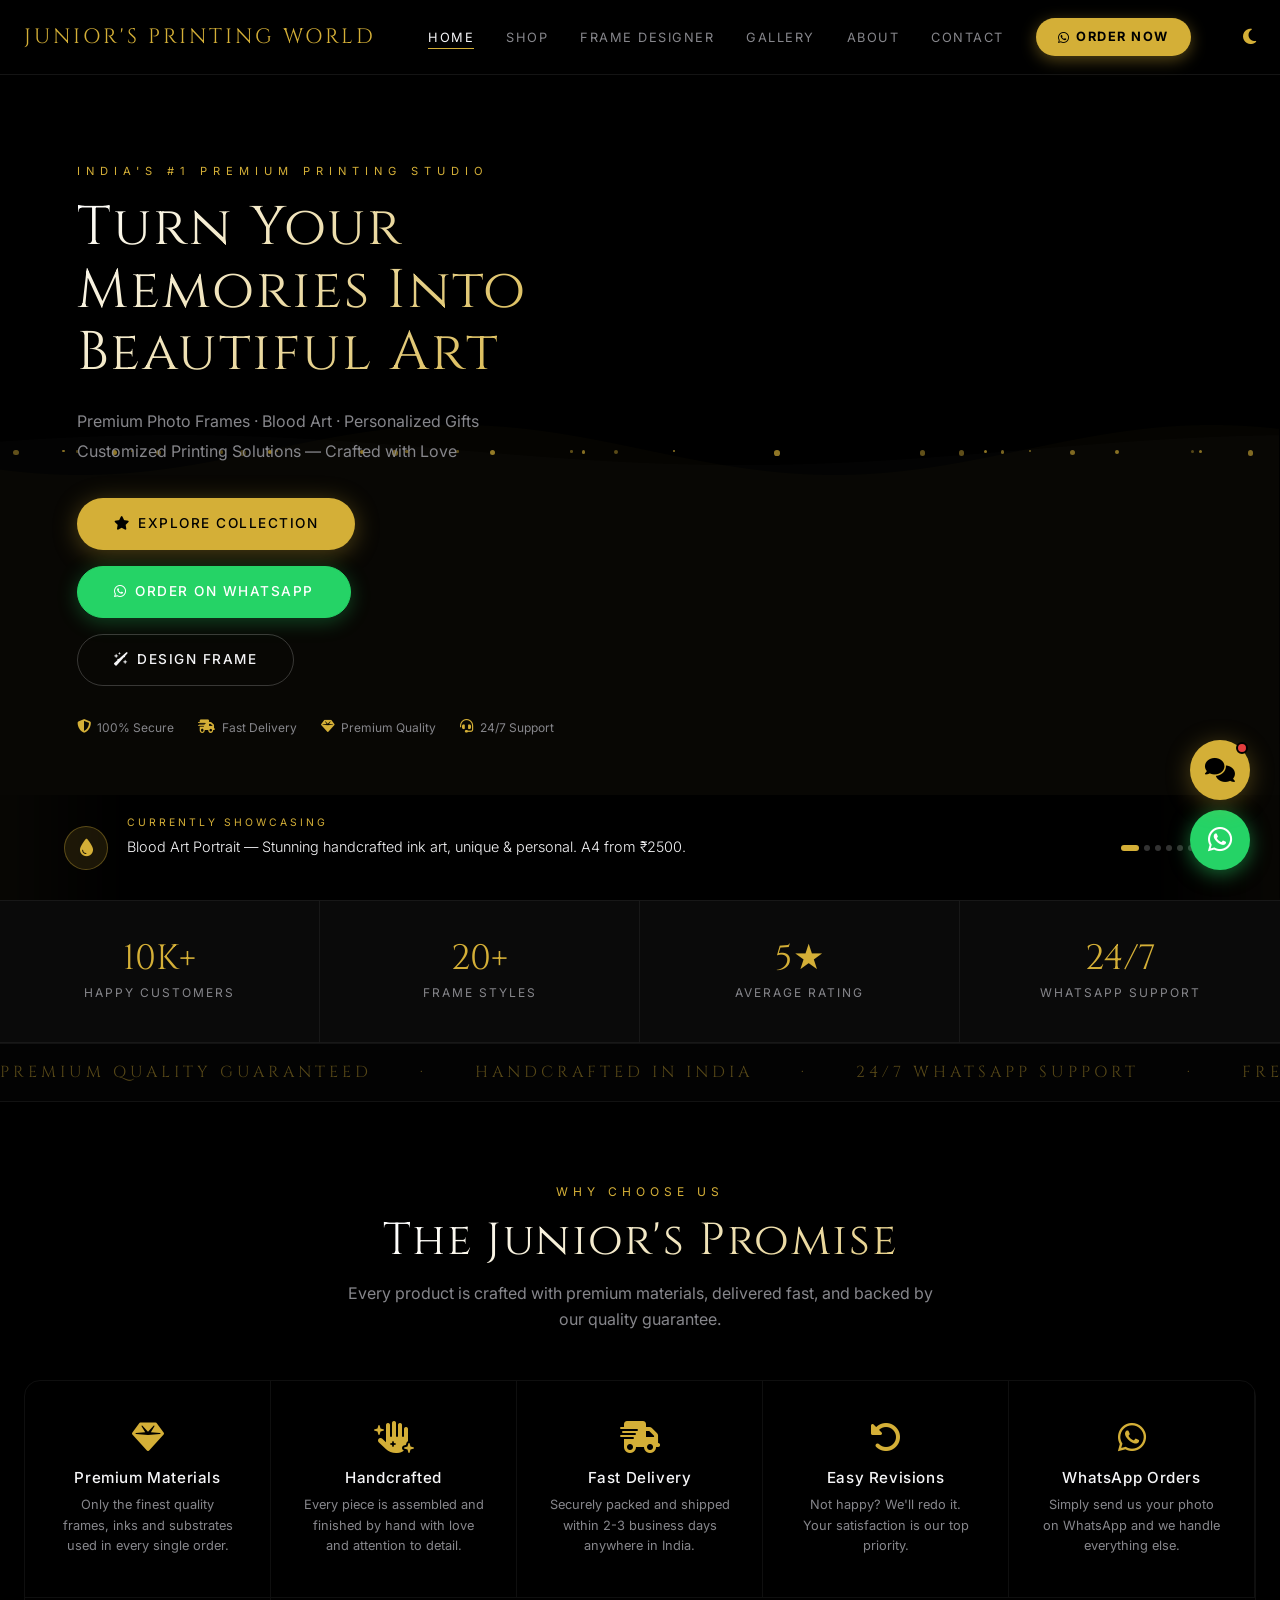
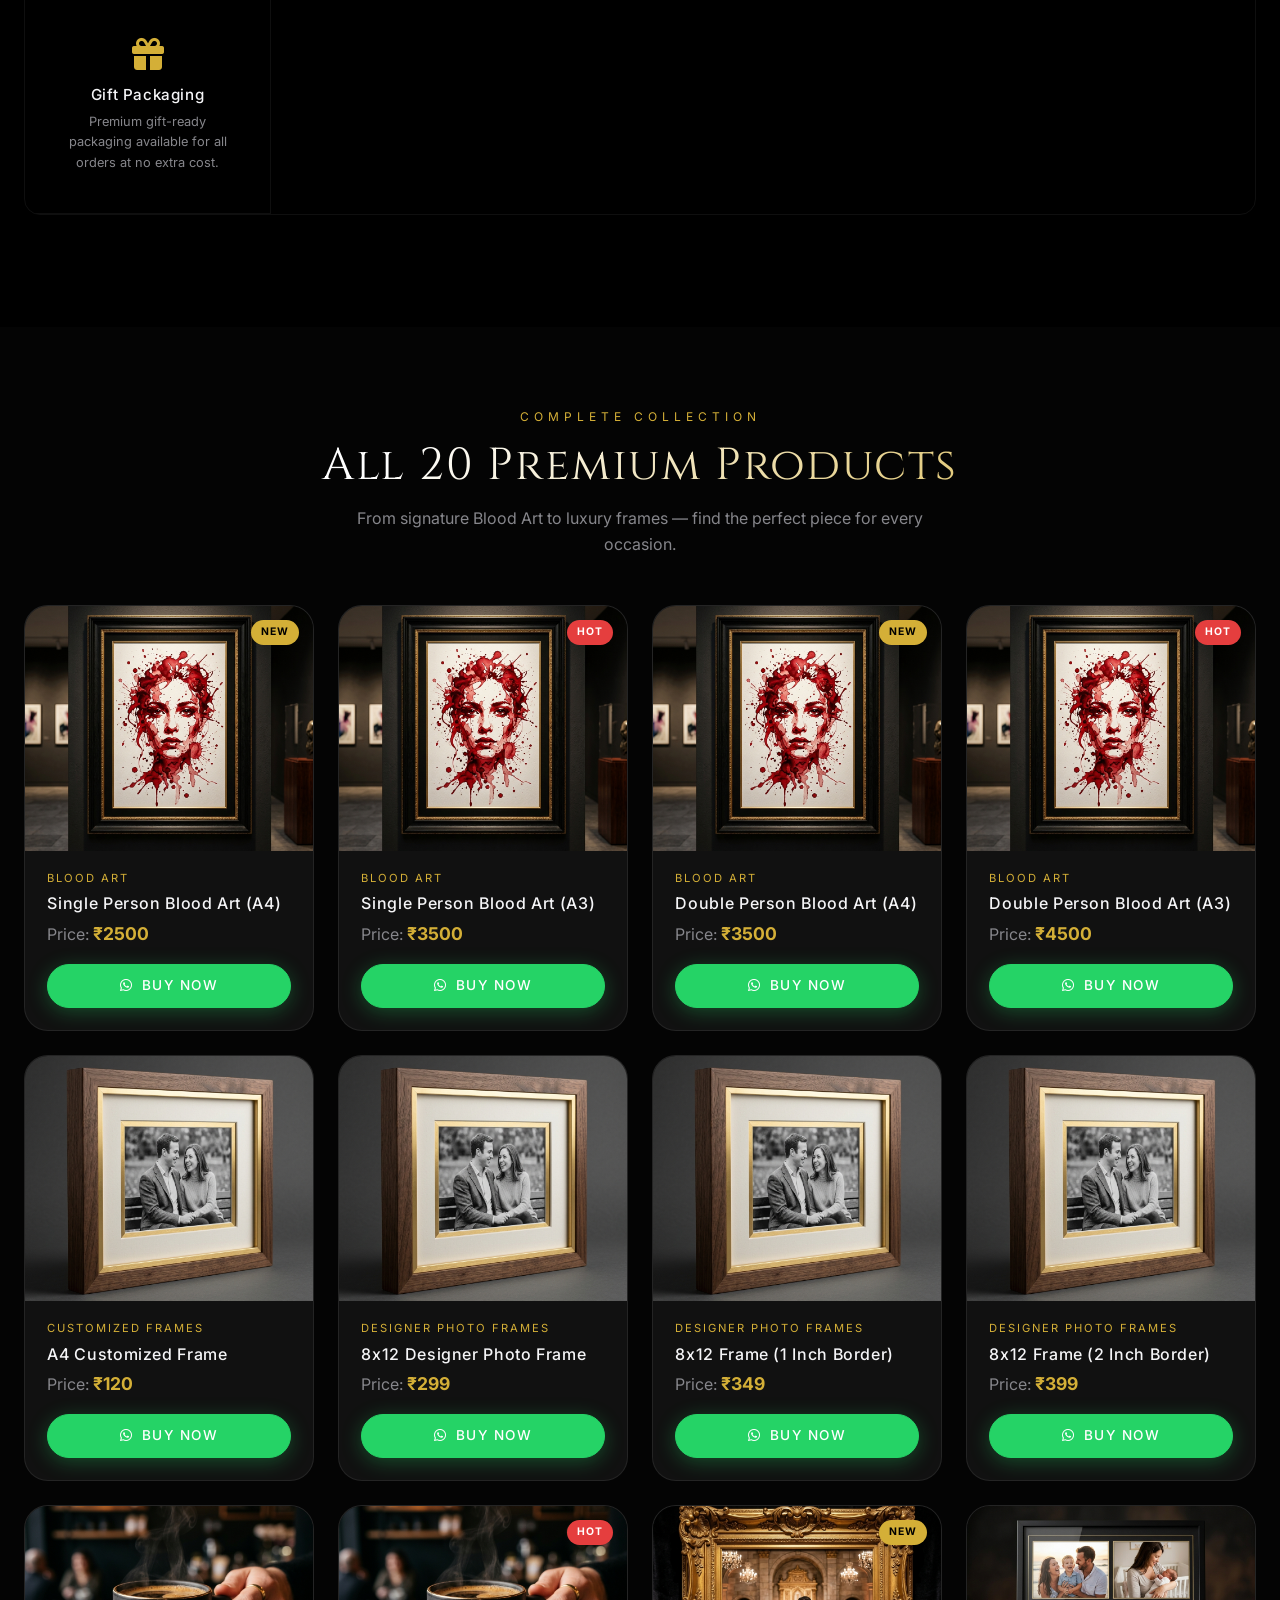
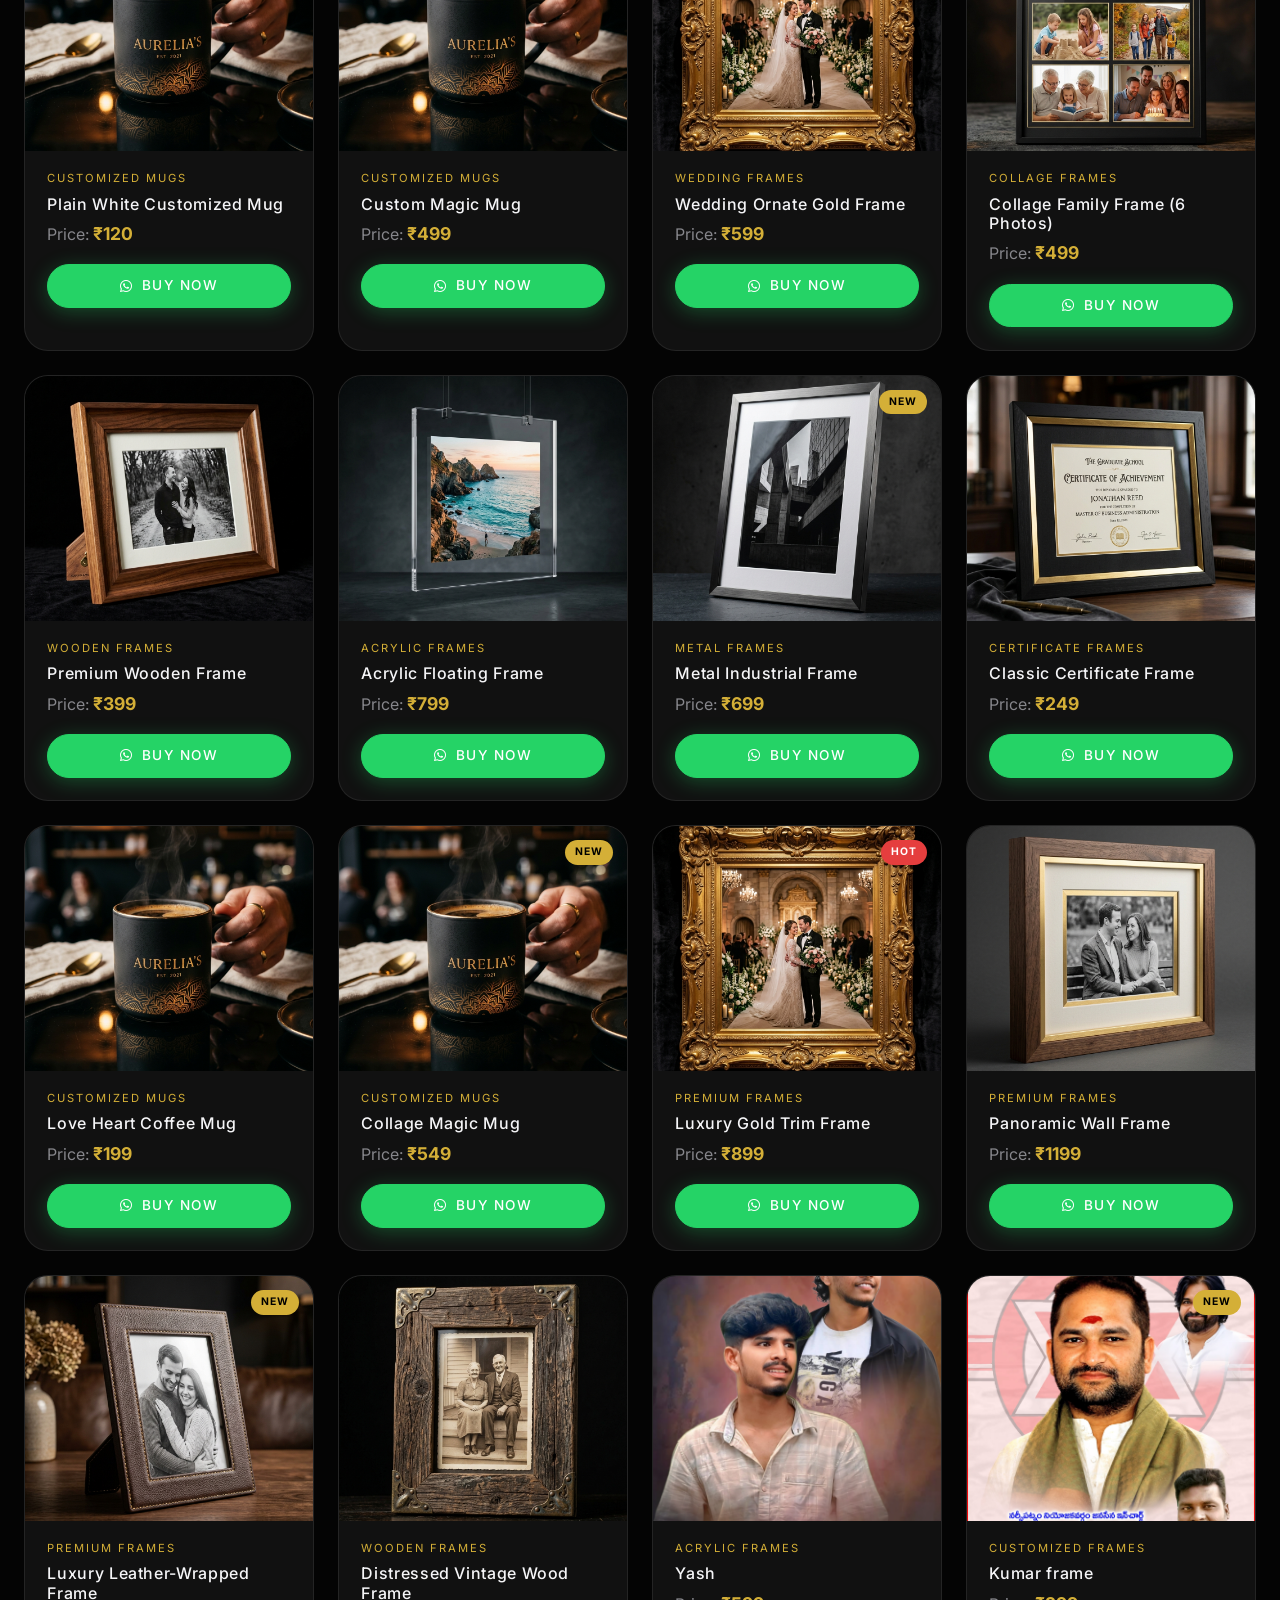
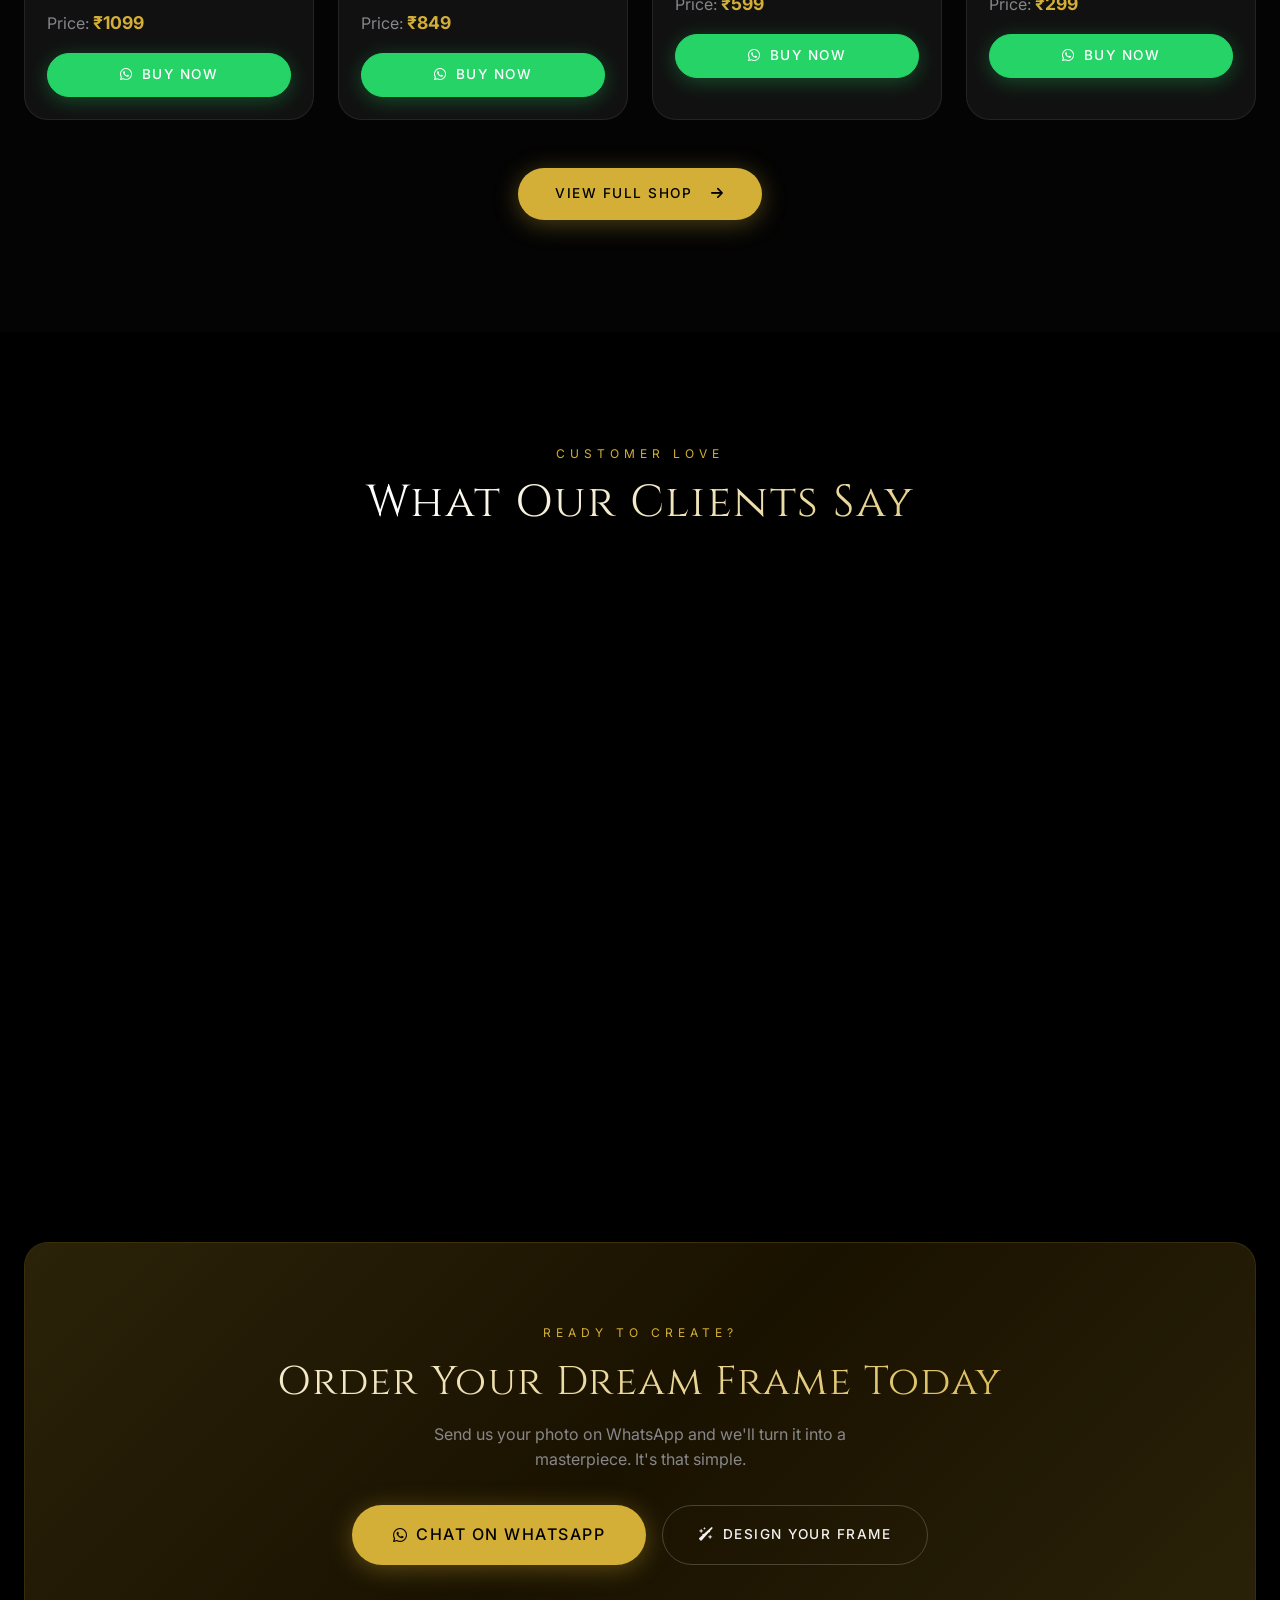
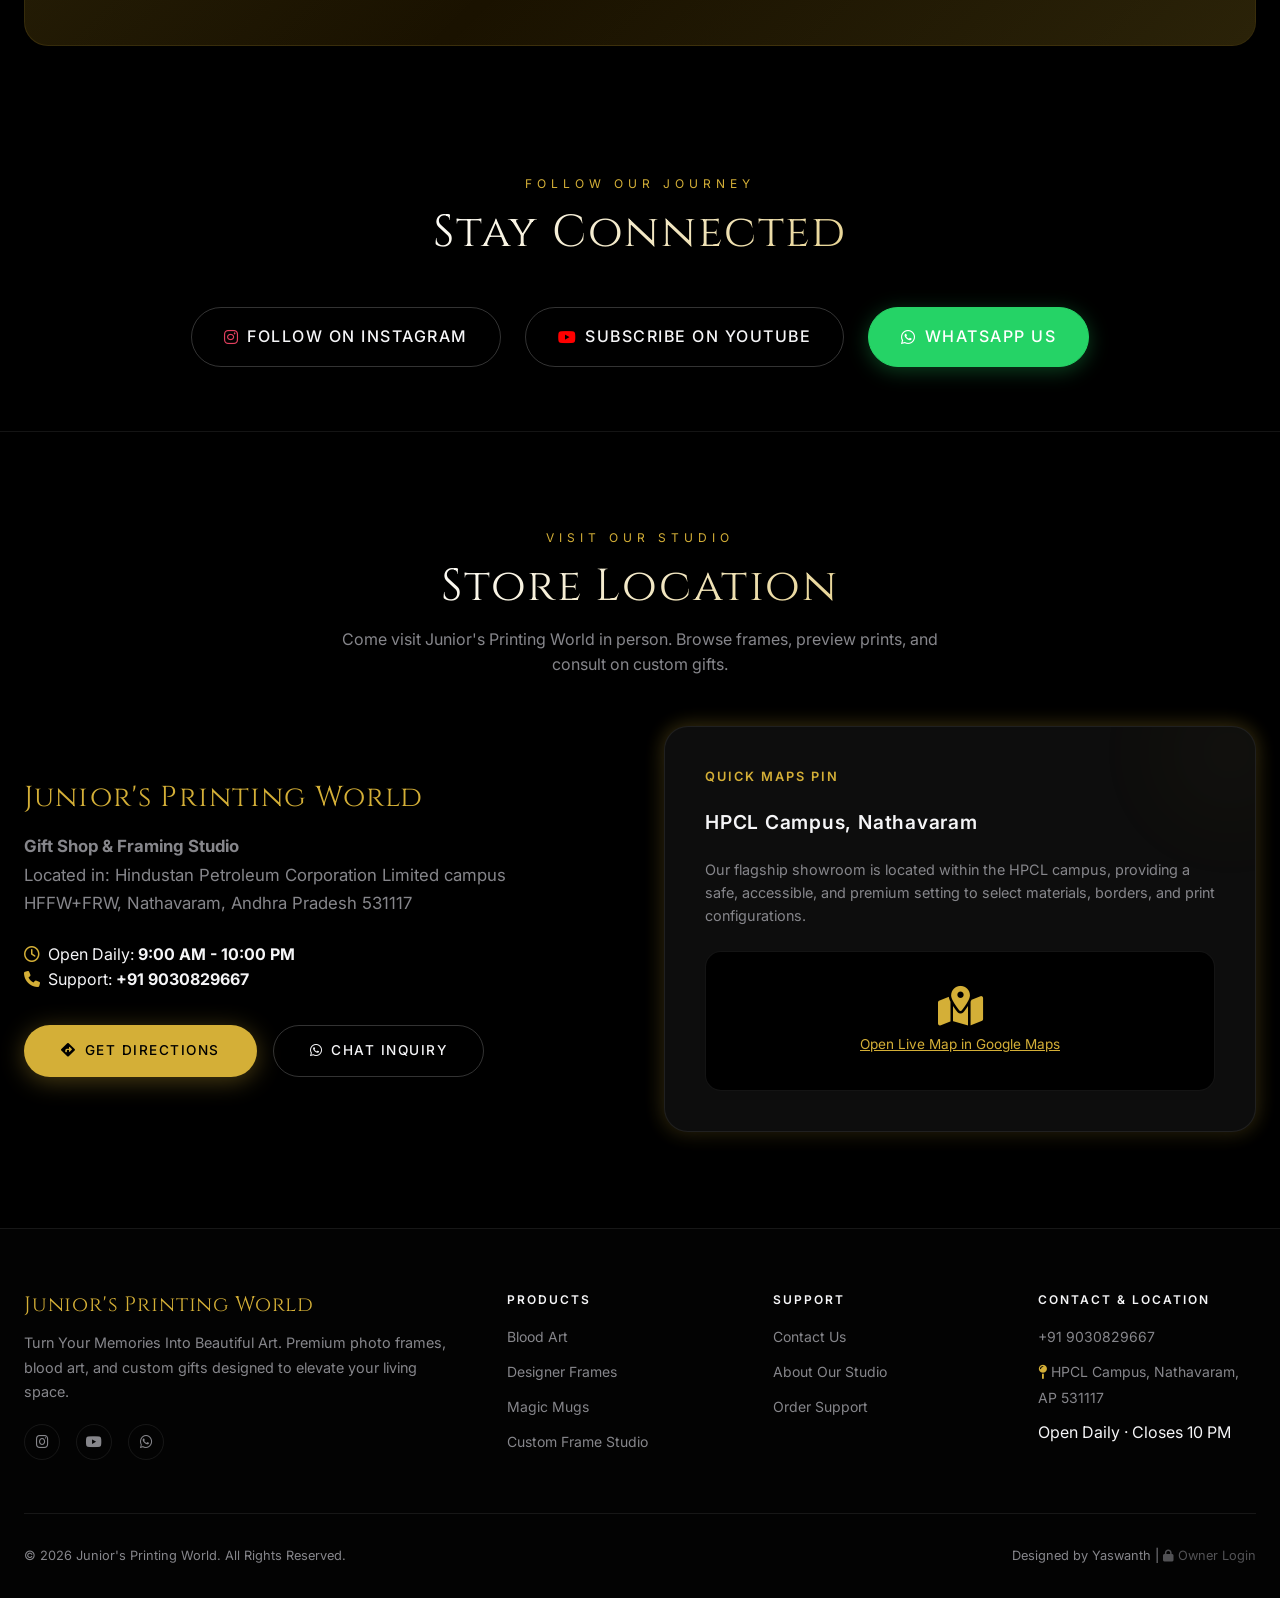
<file: index.html>
<!DOCTYPE html>
<html lang="en">
<head>
<meta charset="UTF-8"><meta name="viewport" content="width=device-width,initial-scale=1.0">
<title>Junior's Printing World | Premium Photo Frames & Art</title>
<meta name="description" content="Turn Your Memories Into Beautiful Art. Premium Frames, Blood Art, Personalized Gifts.">
<meta name="google-site-verification" content="iHviXfzEM8xWMbXewTMMIvWjG5PjeCxogmYNKBokq4U" />
<meta property="og:title" content="Junior's Printing World"><meta property="og:type" content="website">
<link rel="preconnect" href="https://fonts.googleapis.com">
<link href="https://fonts.googleapis.com/css2?family=Cinzel:wght@400;600&family=Inter:wght@300;400;500;600&display=swap" rel="stylesheet">
<link rel="stylesheet" href="https://cdnjs.cloudflare.com/ajax/libs/font-awesome/6.5.0/css/all.min.css">
<link rel="stylesheet" href="css/style.css">
<style>
/* ========= 3D HERO ========= */
#hero3d{width:100%;height:100vh;position:relative;overflow:hidden;display:flex;align-items:center;background:#000}
#canvas-bg{position:absolute;inset:0;z-index:0}
.hero-left{position:relative;z-index:20;width:45%;padding:0 0 0 6%;animation:slideInLeft 1.2s ease both}
@keyframes slideInLeft{from{opacity:0;transform:translateX(-80px)}to{opacity:1;transform:translateX(0)}}
.hero-eyebrow{font-size:.7rem;letter-spacing:6px;text-transform:uppercase;color:var(--gold);display:block;margin-bottom:1rem}
.hero-title{font-family:'Cinzel',serif;font-size:3.4rem;line-height:1.15;margin-bottom:1.4rem;background:linear-gradient(135deg,#fff 0%,#D4AF37 60%,#fff 100%);background-size:200% auto;-webkit-background-clip:text;-webkit-text-fill-color:transparent;animation:shimmer 4s linear infinite}
@keyframes shimmer{to{background-position:200% center}}
.hero-sub{color:#86868B;font-size:1rem;line-height:1.85;margin-bottom:2rem}
.hero-ctas{display:flex;gap:1rem;flex-wrap:wrap;margin-bottom:2rem}
.trust-badges{display:flex;gap:1.5rem;flex-wrap:wrap}
.trust-badge{display:flex;align-items:center;gap:.4rem;font-size:.75rem;color:#86868B}
.trust-badge i{color:#D4AF37;font-size:.85rem}
/* ========= 3D STAGE ========= */
#stage{position:absolute;right:0;top:0;width:58%;height:100%;perspective:1000px;z-index:10}
#ring{width:100%;height:100%;position:relative;transform-style:preserve-3d;animation:spin3d 40s linear infinite}
#ring:hover{animation-play-state:paused}
@keyframes spin3d{from{transform:rotateY(0) rotateX(8deg)}to{transform:rotateY(360deg) rotateX(8deg)}}
.fr-card{position:absolute;width:180px;height:240px;top:50%;left:50%;margin:-120px 0 0 -90px;border-radius:14px;overflow:hidden;border:1px solid rgba(212,175,55,.25);background:#0d0d0d;cursor:pointer;transition:border-color .3s,box-shadow .3s;backface-visibility:hidden;box-shadow:0 20px 60px rgba(0,0,0,.9)}
.fr-card:hover{border-color:#D4AF37;box-shadow:0 0 40px rgba(212,175,55,.3),0 20px 60px rgba(0,0,0,.9)}
.fr-card img{width:100%;height:65%;object-fit:cover;display:block}
.fr-info{padding:10px 12px}
.fr-tag{font-size:.6rem;color:#D4AF37;letter-spacing:2px;text-transform:uppercase;display:block;margin-bottom:.2rem}
.fr-name{font-size:.82rem;font-family:'Cinzel',serif;color:#F5F5F7;line-height:1.3;margin-bottom:.2rem}
.fr-price{font-size:.75rem;color:#86868B}
/* ========= TICKER ========= */
#ticker{position:absolute;bottom:0;left:0;right:0;z-index:30;background:linear-gradient(90deg,rgba(0,0,0,0),rgba(0,0,0,.95) 10%,rgba(0,0,0,.95) 90%,rgba(0,0,0,0));padding:20px 5%;display:flex;align-items:center;gap:1.2rem}
.tk-icon{width:44px;height:44px;border-radius:50%;background:rgba(212,175,55,.12);border:1px solid rgba(212,175,55,.35);display:flex;align-items:center;justify-content:center;color:#D4AF37;font-size:1.1rem;flex-shrink:0;animation:pulseGold 2s ease-in-out infinite}
@keyframes pulseGold{0%,100%{box-shadow:0 0 0 0 rgba(212,175,55,.4)}50%{box-shadow:0 0 0 8px rgba(212,175,55,0)}}
.tk-text{flex:1}
.tk-label{font-size:.65rem;color:#D4AF37;letter-spacing:3px;text-transform:uppercase;display:block;margin-bottom:.2rem}
.tk-body{font-size:.9rem;color:#F5F5F7;font-weight:300;min-height:2.8rem;transition:opacity .3s}
.tk-dots{display:flex;gap:5px;align-items:center;flex-shrink:0}
.tk-dot{width:6px;height:6px;border-radius:3px;background:rgba(255,255,255,.2);cursor:pointer;transition:all .3s}
.tk-dot.on{background:#D4AF37;width:18px}
/* ========= PARTICLES ========= */
.particle{position:absolute;border-radius:50%;pointer-events:none;animation:rise linear infinite}
@keyframes rise{0%{transform:translateY(100vh) rotate(0);opacity:0}10%{opacity:.8}90%{opacity:.2}100%{transform:translateY(-10vh) rotate(720deg);opacity:0}}
/* ========= STATS BAND ========= */
#stats{display:grid;grid-template-columns:repeat(4,1fr);background:#0a0a0a;border-top:1px solid rgba(255,255,255,.06);border-bottom:1px solid rgba(255,255,255,.06)}
.stat-cell{padding:2.5rem 1rem;text-align:center;border-right:1px solid rgba(255,255,255,.06)}
.stat-cell:last-child{border-right:none}
.stat-num{font-family:'Cinzel',serif;font-size:2.2rem;color:#D4AF37;display:block;line-height:1}
.stat-lbl{font-size:.75rem;color:#86868B;text-transform:uppercase;letter-spacing:2px;margin-top:.4rem;display:block}
/* ========= FEATURES ========= */
.feat-grid{display:grid;grid-template-columns:repeat(auto-fit,minmax(220px,1fr));gap:0;border:1px solid rgba(255,255,255,.06);border-radius:16px;overflow:hidden;margin-top:3rem}
.feat-box{padding:2.5rem 2rem;border-right:1px solid rgba(255,255,255,.06);border-bottom:1px solid rgba(255,255,255,.06);text-align:center;transition:background .3s}
.feat-box:hover{background:rgba(212,175,55,.04)}
.feat-box i{font-size:2rem;color:#D4AF37;margin-bottom:1rem;display:block}
.feat-box h4{font-family:'Inter',sans-serif;font-size:.95rem;font-weight:500;margin-bottom:.5rem}
.feat-box p{color:#86868B;font-size:.8rem;line-height:1.6}
/* ========= SHOP GRID ========= */
#all-products{display:grid;grid-template-columns:repeat(auto-fill,minmax(260px,1fr));gap:1.5rem;margin-top:2rem}
/* ========= MARQUEE ========= */
.marquee-wrap{overflow:hidden;border-top:1px solid rgba(255,255,255,.06);border-bottom:1px solid rgba(255,255,255,.06);padding:1rem 0;background:#030303}
.marquee-track{display:flex;gap:3rem;animation:marquee 20s linear infinite;white-space:nowrap}
.marquee-track span{font-family:'Cinzel',serif;font-size:1rem;color:rgba(212,175,55,.4);text-transform:uppercase;letter-spacing:4px}
@keyframes marquee{from{transform:translateX(0)}to{transform:translateX(-50%)}}
/* ========= REVIEWS ========= */
.reviews-grid{display:grid;grid-template-columns:repeat(auto-fit,minmax(300px,1fr));gap:1.5rem;margin-top:3rem}
.review-card{background:#0d0d0d;border:1px solid rgba(255,255,255,.07);border-radius:16px;padding:2rem;transition:border-color .3s,transform .3s}
.review-card:hover{border-color:rgba(212,175,55,.3);transform:translateY(-6px)}
.review-stars{color:#D4AF37;font-size:.85rem;margin-bottom:.8rem}
.review-text{color:#86868B;font-size:.9rem;line-height:1.7;margin-bottom:1rem;font-style:italic}
.review-author{display:flex;align-items:center;gap:.7rem}
.review-avatar{width:38px;height:38px;border-radius:50%;background:linear-gradient(135deg,#D4AF37,#8B6914);display:flex;align-items:center;justify-content:center;font-family:'Cinzel',serif;font-size:.9rem;color:#000;font-weight:600}
.review-name{font-size:.85rem;font-weight:500}
.review-city{font-size:.75rem;color:#86868B}
/* ========= CTA BAND ========= */
#cta-band{background:linear-gradient(135deg,#0d0a00,#1a1200,#0d0a00);border:1px solid rgba(212,175,55,.2);border-radius:24px;padding:5rem 3rem;text-align:center;margin:4rem 0;position:relative;overflow:hidden}
#cta-band::before{content:'';position:absolute;inset:-1px;border-radius:24px;background:linear-gradient(135deg,rgba(212,175,55,.15),transparent,rgba(212,175,55,.15));pointer-events:none}
/* ========= RESPONSIVE ========= */
@media(max-width:900px){#hero3d{flex-direction:column;height:auto;min-height:100vh;padding-top:90px}.hero-left{width:100%;padding:2rem 5% 1rem}.hero-title{font-size:2.4rem}#stage{position:relative;width:100%;height:400px}#stats{grid-template-columns:repeat(2,1fr)}.stat-cell:nth-child(2){border-right:none}.stat-cell:nth-child(3){border-right:1px solid rgba(255,255,255,.06)}}
@media(max-width:540px){.hero-title{font-size:1.9rem}.hero-ctas{flex-direction:column}#stats{grid-template-columns:1fr 1fr}}
</style>
</head>
<body>
<nav class="navbar" id="nav">
<div class="container">
<a href="index.html" class="brand">Junior's Printing World</a>
<ul class="nav-links" id="navlinks">
<li><a href="index.html" class="active">Home</a></li>
<li><a href="shop.html">Shop</a></li>
<li><a href="designer.html">Frame Designer</a></li>
<li><a href="gallery.html">Gallery</a></li>
<li><a href="about.html">About</a></li>
<li><a href="contact.html">Contact</a></li>
<li><a href="https://wa.me/919030829667" class="nav-wa" target="_blank"><i class="fa-brands fa-whatsapp"></i> Order Now</a></li>
</ul>
<div style="display:flex;align-items:center;gap:1.5rem">
<div class="theme-toggle" id="themeToggle" style="cursor:pointer;font-size:1.1rem;color:var(--gold);display:inline-flex;align-items:center;justify-content:center;transition:transform var(--tf);z-index:9005"><i class="fa-solid fa-moon"></i></div>
<div class="hamburger" id="hbg"><span></span><span></span><span></span></div>
</div>
</div>
</nav>

<!-- ===== 3D HERO ===== -->
<section id="hero3d">
<canvas id="canvas-bg"></canvas>
<div id="particles-hero"></div>

<div class="hero-left">
<span class="hero-eyebrow">India's #1 Premium Printing Studio</span>
<h1 class="hero-title">Turn Your<br>Memories Into<br>Beautiful Art</h1>
<p class="hero-sub">Premium Photo Frames · Blood Art · Personalized Gifts<br>Customized Printing Solutions — Crafted with Love</p>
<div class="hero-ctas">
<a href="shop.html" class="btn btn-primary"><i class="fa-solid fa-star"></i> Explore Collection</a>
<a href="https://wa.me/919030829667" target="_blank" class="btn btn-wa"><i class="fa-brands fa-whatsapp"></i> Order on WhatsApp</a>
<a href="designer.html" class="btn btn-outline"><i class="fa-solid fa-wand-sparkles"></i> Design Frame</a>
</div>
<div class="trust-badges">
<div class="trust-badge"><i class="fa-solid fa-shield-halved"></i> 100% Secure</div>
<div class="trust-badge"><i class="fa-solid fa-truck-fast"></i> Fast Delivery</div>
<div class="trust-badge"><i class="fa-solid fa-gem"></i> Premium Quality</div>
<div class="trust-badge"><i class="fa-solid fa-headset"></i> 24/7 Support</div>
</div>
</div>

<div id="stage">
<div id="ring"></div>
</div>

<div id="ticker">
<div class="tk-icon" id="tk-icon"><i class="fa-solid fa-droplet"></i></div>
<div class="tk-text">
<span class="tk-label">Currently Showcasing</span>
<div class="tk-body" id="tk-body">Blood Art Portrait — Stunning handcrafted ink art, unique &amp; personal. A4 from ₹2500.</div>
</div>
<div class="tk-dots" id="tk-dots"></div>
</div>
</section>

<!-- STATS -->
<div id="stats">
<div class="stat-cell reveal"><span class="stat-num">10K+</span><span class="stat-lbl">Happy Customers</span></div>
<div class="stat-cell reveal"><span class="stat-num">20+</span><span class="stat-lbl">Frame Styles</span></div>
<div class="stat-cell reveal"><span class="stat-num">5★</span><span class="stat-lbl">Average Rating</span></div>
<div class="stat-cell reveal"><span class="stat-num">24/7</span><span class="stat-lbl">WhatsApp Support</span></div>
</div>

<!-- MARQUEE -->
<div class="marquee-wrap">
<div class="marquee-track" id="mq"></div>
</div>
<!-- FEATURES -->
<section class="section" style="padding-top:5rem">
<div class="container">
<div class="sec-head reveal">
<span class="sec-eyebrow">Why Choose Us</span>
<h2 class="sec-title">The Junior's Promise</h2>
<p class="sec-desc">Every product is crafted with premium materials, delivered fast, and backed by our quality guarantee.</p>
</div>
<div class="feat-grid reveal">
<div class="feat-box"><i class="fa-solid fa-gem"></i><h4>Premium Materials</h4><p>Only the finest quality frames, inks and substrates used in every single order.</p></div>
<div class="feat-box"><i class="fa-solid fa-hand-sparkles"></i><h4>Handcrafted</h4><p>Every piece is assembled and finished by hand with love and attention to detail.</p></div>
<div class="feat-box"><i class="fa-solid fa-truck-fast"></i><h4>Fast Delivery</h4><p>Securely packed and shipped within 2-3 business days anywhere in India.</p></div>
<div class="feat-box"><i class="fa-solid fa-rotate-left"></i><h4>Easy Revisions</h4><p>Not happy? We'll redo it. Your satisfaction is our top priority.</p></div>
<div class="feat-box"><i class="fa-brands fa-whatsapp"></i><h4>WhatsApp Orders</h4><p>Simply send us your photo on WhatsApp and we handle everything else.</p></div>
<div class="feat-box"><i class="fa-solid fa-gift"></i><h4>Gift Packaging</h4><p>Premium gift-ready packaging available for all orders at no extra cost.</p></div>
</div>
</div>
</section>

<!-- ALL 20 PRODUCTS -->
<section class="section" style="background:#040404;padding-top:5rem">
<div class="container">
<div class="sec-head reveal">
<span class="sec-eyebrow">Complete Collection</span>
<h2 class="sec-title">All 20 Premium Products</h2>
<p class="sec-desc">From signature Blood Art to luxury frames — find the perfect piece for every occasion.</p>
</div>
<div id="all-products"></div>
<div style="text-align:center;margin-top:3rem"><a href="shop.html" class="btn btn-primary">View Full Shop &nbsp;<i class="fa-solid fa-arrow-right"></i></a></div>
</div>
</section>

<!-- REVIEWS -->
<section class="section">
<div class="container">
<div class="sec-head reveal">
<span class="sec-eyebrow">Customer Love</span>
<h2 class="sec-title">What Our Clients Say</h2>
</div>
<div class="reviews-grid" id="reviews-grid"></div>
</div>
</section>

<!-- CTA BAND -->
<div class="container">
<div id="cta-band" class="reveal scale-up">
<span class="sec-eyebrow">Ready to Create?</span>
<h2 style="font-family:'Cinzel',serif;font-size:2.5rem;margin:1rem 0;background:linear-gradient(135deg,#fff,#D4AF37);-webkit-background-clip:text;-webkit-text-fill-color:transparent">Order Your Dream Frame Today</h2>
<p style="color:#86868B;margin-bottom:2rem;max-width:500px;margin-left:auto;margin-right:auto">Send us your photo on WhatsApp and we'll turn it into a masterpiece. It's that simple.</p>
<div style="display:flex;gap:1rem;justify-content:center;flex-wrap:wrap">
<a href="https://wa.me/919030829667?text=Hi!%20I%20want%20to%20order%20a%20premium%20frame." target="_blank" class="btn btn-primary" style="font-size:1rem;padding:16px 40px"><i class="fa-brands fa-whatsapp"></i> Chat on WhatsApp</a>
<a href="designer.html" class="btn btn-outline"><i class="fa-solid fa-wand-sparkles"></i> Design Your Frame</a>
</div>
</div>
</div>

<!-- SOCIAL LINKS -->
<section class="section" style="padding:4rem 0">
<div class="container">
<div class="sec-head reveal">
<span class="sec-eyebrow">Follow Our Journey</span>
<h2 class="sec-title">Stay Connected</h2>
</div>
<div style="display:flex;gap:1.5rem;justify-content:center;flex-wrap:wrap;margin-top:2rem">
<a href="https://www.instagram.com/juniors_printing_world" target="_blank" class="btn btn-outline reveal" style="font-size:1rem;padding:16px 32px"><i class="fa-brands fa-instagram" style="color:#E4405F"></i> Follow on Instagram</a>
<a href="https://youtube.com/@juniorsprintingworld" target="_blank" class="btn btn-outline reveal" style="font-size:1rem;padding:16px 32px"><i class="fa-brands fa-youtube" style="color:#FF0000"></i> Subscribe on YouTube</a>
<a href="https://wa.me/919030829667" target="_blank" class="btn btn-wa reveal" style="font-size:1rem;padding:16px 32px"><i class="fa-brands fa-whatsapp"></i> WhatsApp Us</a>
</div>
</div>
</section>
<!-- LOCATION SECTION -->
<section class="section location-section" id="location" style="border-top:1px solid var(--border);padding:6rem 0">
<div class="container">
<div class="sec-head reveal">
<span class="sec-eyebrow">Visit Our Studio</span>
<h2 class="sec-title">Store Location</h2>
<p class="sec-desc">Come visit Junior's Printing World in person. Browse frames, preview prints, and consult on custom gifts.</p>
</div>
<div class="reveal" style="display:grid;grid-template-columns:1fr 1fr;gap:3rem;align-items:center;margin-top:3rem">
<div>
<h3 style="font-family:var(--serif);font-size:1.8rem;color:var(--gold);margin-bottom:1rem">Junior's Printing World</h3>
<p style="color:var(--muted);font-size:1.05rem;margin-bottom:1.5rem;line-height:1.7">
<strong>Gift Shop &amp; Framing Studio</strong><br>
Located in: Hindustan Petroleum Corporation Limited campus<br>
HFFW+FRW, Nathavaram, Andhra Pradesh 531117
</p>
<p style="color:var(--text);font-size:1rem;margin-bottom:2rem;line-height:1.6">
<i class="fa-regular fa-clock" style="color:var(--gold)"></i> &nbsp;Open Daily: <strong>9:00 AM - 10:00 PM</strong><br>
<i class="fa-solid fa-phone" style="color:var(--gold)"></i> &nbsp;Support: <strong>+91 9030829667</strong>
</p>
<div style="display:flex;gap:1rem">
<a href="https://maps.app.goo.gl/MVhEMSAQm2VDoeSB7" target="_blank" class="btn btn-primary"><i class="fa-solid fa-directions"></i> Get Directions</a>
<a href="https://wa.me/919030829667?text=Hi!%20I%20want%20to%20visit%20your%20store%20in%20Nathavaram." target="_blank" class="btn btn-outline"><i class="fa-brands fa-whatsapp"></i> Chat Inquiry</a>
</div>
</div>
<div style="background:var(--bg2);border:1px solid var(--border);border-radius:var(--r-lg);padding:2.5rem;box-shadow:0 15px 40px rgba(0,0,0,0.5),0 0 20px var(--glow);display:flex;flex-direction:column;gap:1.5rem;position:relative;overflow:hidden">
<div style="position:absolute;top:-50px;right:-50px;width:150px;height:150px;background:var(--gold);opacity:0.03;border-radius:50%;filter:blur(50px)"></div>
<span style="font-size:0.8rem;text-transform:uppercase;color:var(--gold);letter-spacing:2px;font-weight:600">Quick Maps Pin</span>
<h4 style="font-family:var(--sans);font-size:1.2rem;font-weight:600;color:var(--text)">HPCL Campus, Nathavaram</h4>
<p style="color:var(--muted);font-size:0.9rem;line-height:1.6">Our flagship showroom is located within the HPCL campus, providing a safe, accessible, and premium setting to select materials, borders, and print configurations.</p>
<div style="background:#000;border:1px solid var(--border);border-radius:var(--r-md);height:140px;display:flex;align-items:center;justify-content:center;flex-direction:column;gap:8px">
<i class="fa-solid fa-map-location-dot" style="font-size:2.5rem;color:var(--gold)"></i>
<a href="https://maps.app.goo.gl/MVhEMSAQm2VDoeSB7" target="_blank" style="font-size:0.85rem;color:var(--gold);text-decoration:underline">Open Live Map in Google Maps</a>
</div>
</div>
</div>
</div>
</section>
<!-- FOOTER -->
<footer>
<div class="container">
<div class="footer-grid">
<div class="footer-brand">
<h3>Junior's Printing World</h3>
<p>Turn Your Memories Into Beautiful Art. Premium photo frames, blood art, and custom gifts designed to elevate your living space.</p>
<div class="footer-social">
<a href="https://www.instagram.com/juniors_printing_world" target="_blank"><i class="fa-brands fa-instagram"></i></a>
<a href="https://youtube.com/@juniorsprintingworld" target="_blank"><i class="fa-brands fa-youtube"></i></a>
<a href="https://wa.me/919030829667" target="_blank"><i class="fa-brands fa-whatsapp"></i></a>
</div>
</div>
<div class="footer-links">
<h4>Products</h4>
<ul>
<li><a href="shop.html?cat=blood-art">Blood Art</a></li>
<li><a href="shop.html?cat=designer-frames">Designer Frames</a></li>
<li><a href="shop.html?cat=personalized-gifts">Magic Mugs</a></li>
<li><a href="designer.html">Custom Frame Studio</a></li>
</ul>
</div>
<div class="footer-links">
<h4>Support</h4>
<ul>
<li><a href="contact.html">Contact Us</a></li>
<li><a href="about.html">About Our Studio</a></li>
<li><a href="https://wa.me/919030829667?text=I%20need%20help%20with%20an%20order" target="_blank">Order Support</a></li>
</ul>
</div>
<div class="footer-links">
<h4>Contact &amp; Location</h4>
<ul>
<li><a href="tel:+919030829667">+91 9030829667</a></li>
<li><a href="https://maps.app.goo.gl/MVhEMSAQm2VDoeSB7" target="_blank"><i class="fa-solid fa-map-pin" style="color:var(--gold)"></i> HPCL Campus, Nathavaram, AP 531117</a></li>
<li>Open Daily · Closes 10 PM</li>
</ul>
</div>
</div>
<div class="footer-bottom">
<span>&copy; 2026 Junior's Printing World. All Rights Reserved.</span>
<span>Designed by Yaswanth | <a href="admin.html" style="opacity: 0.6;"><i class="fa-solid fa-lock" style="font-size:0.75rem"></i> Owner Login</a></span>
</div>
</div>
</footer>

<!-- FLOATING BUTTONS -->
<a href="https://wa.me/919030829667" target="_blank" class="floating-wa"><i class="fa-brands fa-whatsapp"></i></a>
<div class="back-top" id="bt"><i class="fa-solid fa-arrow-up"></i></div>

<!-- CHAT AGENT -->
<div class="chat-agent-btn" id="chatAgentBtn">
  <i class="fa-solid fa-comments"></i>
  <span class="notification-dot"></span>
</div>

<div class="chat-agent-box" id="chatAgentBox">
  <div class="chat-agent-header">
    <div class="chat-agent-profile">
      <div class="chat-agent-avatar">J</div>
      <div>
        <h3 style="font-family:'Inter',sans-serif;font-size:.85rem;font-weight:600;color:#fff">Junior's Assistant</h3>
        <span class="chat-agent-status">Online</span>
      </div>
    </div>
    <button class="chat-agent-close" id="chatAgentClose"><i class="fa-solid fa-xmark"></i></button>
  </div>
  <div class="chat-agent-messages" id="chatAgentMessages">
    <div class="chat-bubble bot">
      Hi! I'm Junior's interactive assistant. Ask me about custom frames, blood art, magic mugs, or shipping!
    </div>
  </div>
  <div class="chat-agent-input-area">
    <input type="text" class="chat-agent-input" id="chatAgentInput" placeholder="Type a question...">
    <button class="chat-agent-send" id="chatAgentSend"><i class="fa-solid fa-paper-plane"></i></button>
  </div>
  <div class="chat-agent-actions">
    <button class="chat-action-btn" id="chatAgentWaBtn">
      <i class="fa-brands fa-whatsapp" style="color:#25d366"></i> <span>Chat on WhatsApp</span>
    </button>
  </div>
</div>

<script src="js/main.js"></script>
<script src="js/products.js"></script>
<script>
// --- PRODUCTS DATA LOADED FROM js/products.js ---

// --- REVIEWS DATA ---
const reviews = [
  {stars:5, text:"Absolutely stunned by the single person blood art! Gifted it to my husband and he loved the unique styling. Packing was super secure.", name:"Anjali R.", city:"Hyderabad"},
  {stars:5, text:"Ordered a custom frame online using the designer tool. Process was so easy, got it within 3 days. Highly recommend!", name:"Vikram S.", city:"Mumbai"},
  {stars:5, text:"Magic mug is super fun! The photo reveal is clear and bright. Will buy more for gifting.", name:"Rahul K.", city:"Delhi"},
  {stars:5, text:"The wedding frame looks incredibly premium. Feels like real luxury gold metal. Totally worth it.", name:"Priya M.", city:"Bangalore"},
  {stars:5, text:"The acrylic floating frame has completely changed my office room aesthetic. It looks so neat and modern.", name:"Suresh G.", city:"Chennai"},
  {stars:5, text:"Quick and direct support on WhatsApp. They adjusted the sizing for me instantly. Great service!", name:"Neha P.", city:"Kolkata"}
];

// --- BUILD 3D CAROUSEL RING ---
const ring = document.getElementById('ring');
const carouselProducts = products.filter(p => [1, 6, 10, 11, 12, 13, 14, 15].includes(p.id));
const cardCount = carouselProducts.length;
const angleStep = 360 / cardCount;
const radius = 300; // Radius in Z space

carouselProducts.forEach((p, idx) => {
  const card = document.createElement('div');
  card.className = 'fr-card';
  // Position cards in 3D circle space
  const angle = angleStep * idx;
  card.style.transform = `rotateY(${angle}deg) translateZ(${radius}px)`;
  
  card.innerHTML = `
    <img src="${p.img}" alt="${p.name}">
    <div class="fr-info">
      <span class="fr-tag">${p.cat}</span>
      <h3 class="fr-name">${p.name}</h3>
      <span class="fr-price">₹${p.price}</span>
    </div>
  `;
  
  // Hover & Click to update ticker explanation
  card.addEventListener('mouseenter', () => updateTicker(p, idx));
  card.addEventListener('click', () => {
    window.location.href = `product.html?id=${p.id}`;
  });
  
  ring.appendChild(card);
});

// --- TICKER LOGIC ---
const tkIcon = document.getElementById('tk-icon');
const tkBody = document.getElementById('tk-body');
const tkDots = document.getElementById('tk-dots');
let currentTickerIdx = 0;

// Create dots
carouselProducts.forEach((_, idx) => {
  const dot = document.createElement('div');
  dot.className = `tk-dot ${idx === 0 ? 'on' : ''}`;
  dot.onclick = () => {
    currentTickerIdx = idx;
    updateTicker(carouselProducts[idx], idx);
  };
  tkDots.appendChild(dot);
});

function updateTicker(p, idx) {
  // Update Dot classes
  document.querySelectorAll('.tk-dot').forEach((d, i) => {
    d.classList.toggle('on', i === idx);
  });
  
  // Set icons
  let iconHtml = '<i class="fa-solid fa-droplet"></i>';
  if (p.cat.includes("Frame")) iconHtml = '<i class="fa-solid fa-image"></i>';
  if (p.cat.includes("Mug")) iconHtml = '<i class="fa-solid fa-mug-hot"></i>';
  
  // Animate fade
  tkBody.style.opacity = 0;
  setTimeout(() => {
    tkIcon.innerHTML = iconHtml;
    tkBody.innerHTML = `<strong>${p.name}:</strong> ${p.desc} <span class="text-gold">₹${p.price}</span>`;
    tkBody.style.opacity = 1;
  }, 150);
}

// Auto loop ticker
setInterval(() => {
  currentTickerIdx = (currentTickerIdx + 1) % cardCount;
  updateTicker(carouselProducts[currentTickerIdx], currentTickerIdx);
}, 5000);

// --- BUILD PRODUCT GRID (ALL 20) ---
const grid = document.getElementById('all-products');
products.forEach((p, idx) => {
  const card = document.createElement('div');
  card.className = 'product-card reveal';
  if(idx % 2 === 0) card.classList.add('from-left');
  else card.classList.add('from-right');
  
  let badgeHtml = '';
  if(p.tag === 'NEW') badgeHtml = `<span class="badge-new">New</span>`;
  if(p.tag === 'HOT') badgeHtml = `<span class="badge-hot">Hot</span>`;
  
  card.innerHTML = `
    ${badgeHtml}
    <div class="product-img-wrapper" onclick="window.location.href='product.html?id=${p.id}'">
      <img src="${p.img}" alt="${p.name}">
    </div>
    <div class="product-info">
      <span class="product-category">${p.cat}</span>
      <h3 class="product-title" onclick="window.location.href='product.html?id=${p.id}'">${p.name}</h3>
      <p class="product-price">Price: <strong>₹${p.price}</strong></p>
      <a href="https://wa.me/919030829667?text=Hi%20Junior's%20Printing%20World!%20I%20am%20interested%20in%20ordering%20${encodeURIComponent(p.name)}%20for%20₹${p.price}." target="_blank" class="btn btn-wa" style="width:100%;margin-top:1rem;padding:10px;"><i class="fa-brands fa-whatsapp"></i> Buy Now</a>
    </div>
  `;
  grid.appendChild(card);
  if(window.observeReveal) window.observeReveal(card);
});

// --- BUILD REVIEWS ---
const reviewsGrid = document.getElementById('reviews-grid');
reviews.forEach((r, idx) => {
  const card = document.createElement('div');
  card.className = 'review-card reveal scale-up';
  
  let starsHtml = '';
  for(let i=0; i<r.stars; i++) starsHtml += '<i class="fa-solid fa-star"></i>';
  
  card.innerHTML = `
    <div class="review-stars">${starsHtml}</div>
    <p class="review-text">"${r.text}"</p>
    <div class="review-author">
      <div class="review-avatar">${r.name[0]}</div>
      <div>
        <h4 class="review-name">${r.name}</h4>
        <span class="review-city">${r.city}</span>
      </div>
    </div>
  `;
  reviewsGrid.appendChild(card);
  if(window.observeReveal) window.observeReveal(card);
});

// --- PARTICLES GENERATOR ---
const pContainer = document.getElementById('particles-hero');
for(let i=0; i<30; i++) {
  const p = document.createElement('div');
  p.className = 'particle';
  const size = Math.random() * 4 + 2;
  p.style.width = `${size}px`;
  p.style.height = `${size}px`;
  p.style.left = `${Math.random() * 100}%`;
  p.style.background = `rgba(212, 175, 55, ${Math.random() * 0.4 + 0.3})`;
  p.style.animationDuration = `${Math.random() * 12 + 6}s`;
  p.style.animationDelay = `${-Math.random() * 12}s`;
  pContainer.appendChild(p);
}

// --- MARQUEE TEXTS ---
const mq = document.getElementById('mq');
const textArray = ["Premium Quality Guaranteed", "Handcrafted in India", "24/7 WhatsApp Support", "Free Gift Packaging", "Premium Photo Frames", "Bespoke Blood Art", "Custom Magic Mugs"];
let mqHtml = '';
for(let i=0; i<3; i++) { // Repeat to fill space
  textArray.forEach(txt => {
    mqHtml += `<span>${txt}</span> <span>·</span> `;
  });
}
mq.innerHTML = mqHtml + mqHtml; // Double up for smooth scroll

// --- HERO BACKGROUND WAVE CANVAS ---
const canvas = document.getElementById('canvas-bg');
const ctx = canvas.getContext('2d');
let w = canvas.width = window.innerWidth;
let h = canvas.height = window.innerHeight;

window.addEventListener('resize', () => {
  w = canvas.width = window.innerWidth;
  h = canvas.height = window.innerHeight;
});

let waves = [
  { y: h * 0.5, length: 120, amplitude: 25, speed: 0.015, offset: 0 },
  { y: h * 0.5, length: 180, amplitude: 15, speed: 0.01, offset: Math.PI }
];

function drawWaves() {
  ctx.fillStyle = 'rgba(0, 0, 0, 0.08)';
  ctx.fillRect(0, 0, w, h);
  
  waves.forEach((wave, i) => {
    ctx.beginPath();
    ctx.moveTo(0, h);
    
    for(let x=0; x<w; x++) {
      let y = wave.y + Math.sin(x / wave.length + wave.offset) * wave.amplitude;
      ctx.lineTo(x, y);
    }
    
    ctx.lineTo(w, h);
    ctx.closePath();
    ctx.fillStyle = i === 0 ? 'rgba(212, 175, 55, 0.025)' : 'rgba(255, 255, 255, 0.01)';
    ctx.fill();
    
    wave.offset += wave.speed;
  });
  
  requestAnimationFrame(drawWaves);
}
drawWaves();

// Chat Agent Interactive Logic
const caBtn = document.getElementById('chatAgentBtn');
const caBox = document.getElementById('chatAgentBox');
const caClose = document.getElementById('chatAgentClose');
const caMessages = document.getElementById('chatAgentMessages');
const caInput = document.getElementById('chatAgentInput');
const caSend = document.getElementById('chatAgentSend');
const caWaBtn = document.getElementById('chatAgentWaBtn');

let chatHistory = "Junior's Assistant: Hi! I'm Junior's interactive assistant. Ask me about custom frames, blood art, magic mugs, or shipping!\n";

caBtn.onclick = () => {
  caBox.style.display = (caBox.style.display === 'flex') ? 'none' : 'flex';
  const dot = document.querySelector('.chat-agent-btn .notification-dot');
  if (dot) dot.style.display = 'none';
  caMessages.scrollTop = caMessages.scrollHeight;
};

caClose.onclick = () => {
  caBox.style.display = 'none';
};

function appendMessage(sender, text) {
  const bubble = document.createElement('div');
  bubble.className = `chat-bubble ${sender}`;
  bubble.textContent = text;
  caMessages.appendChild(bubble);
  caMessages.scrollTop = caMessages.scrollHeight;
  chatHistory += `${sender === 'user' ? 'You' : 'Assistant'}: ${text}\n`;
}

function showTypingIndicator() {
  const indicator = document.createElement('div');
  indicator.className = 'typing-indicator';
  indicator.id = 'typingIndicator';
  indicator.innerHTML = '<span></span><span></span><span></span>';
  caMessages.appendChild(indicator);
  caMessages.scrollTop = caMessages.scrollHeight;
}

function removeTypingIndicator() {
  const indicator = document.getElementById('typingIndicator');
  if (indicator) indicator.remove();
}

function handleBotReply(userText) {
  showTypingIndicator();
  
  setTimeout(() => {
    removeTypingIndicator();
    
    const txt = userText.toLowerCase().trim();
    let reply = "";
    
    // 1. Direct FAQ checks
    if (txt.includes('hi') || txt.includes('hello') || txt.includes('hey') || txt.includes('sup') || txt.includes('yo')) {
      reply = "Hello! Welcome to Junior's Printing World. How can I assist you with custom printing or framing today?";
    } else if (txt.includes('location') || txt.includes('address') || txt.includes('where') || txt.includes('map') || txt.includes('direction') || txt.includes('hffw') || txt.includes('nathavaram') || txt.includes('andhra')) {
      reply = "We are located at: Junior's Printing World, Gift Shop, HFFW+FRW, Nathavaram, Andhra Pradesh 531117 (inside the Hindustan Petroleum Corporation Limited campus). You can open our location in Google Maps here: https://maps.app.goo.gl/MVhEMSAQm2VDoeSB7?g_st=ac";
    } else if (txt.includes('open') || txt.includes('close') || txt.includes('time') || txt.includes('hours') || txt.includes('pm')) {
      reply = "Our gift shop is open daily and closes at 10:00 PM. We are always ready to take custom orders!";
    } else if (txt.includes('whatsapp') || txt.includes('contact') || txt.includes('phone') || txt.includes('number') || txt.includes('call') || txt.includes('mobile')) {
      reply = "You can contact us 24/7 on WhatsApp or call us at +91 9030829667. Click the 'Chat on WhatsApp' button below to message us directly!";
    } else if (txt.includes('price') || txt.includes('cost') || txt.includes('how much') || txt.includes('rate') || txt.includes('budget') || txt.includes('cheap')) {
      reply = "Our custom photo frames start at just ₹120. Customized magic mugs are ₹499. Exclusive handcrafted Blood Art starts at ₹2500. Designing your own frame starts at ₹120 depending on border size!";
    } else if (txt.includes('delivery') || txt.includes('shipping') || txt.includes('time') || txt.includes('days') || txt.includes('speed')) {
      reply = "We package all items securely and ship within 2-3 business days. Delivery is free and damage-guaranteed all across India.";
    } else if (txt.includes('custom') || txt.includes('design') || txt.includes('designer') || txt.includes('build') || txt.includes('creator')) {
      reply = "You can design your own frame using our live Frame Designer! Upload photos, adjust size, choose frame borders, and preview in real time at: designer.html";
    } else if (txt.includes('payment') || txt.includes('pay') || txt.includes('upi') || txt.includes('phonepe') || txt.includes('gpay') || txt.includes('google pay')) {
      reply = "We accept payments via PhonePe, Google Pay, Paytm, or direct bank transfer. We will share the UPI QR code on WhatsApp when confirming your order details!";
    } else if (txt.includes('blood art') || txt.includes('blood') || txt.includes('sketch') || txt.includes('portrait')) {
      reply = "Our Blood Art Collection is hand-painted in red ink on premium textured cardstock, framed in luxury matte black. A4 size is ₹2500, A3 size is ₹3500.";
    } else if (txt.includes('mug') || txt.includes('mugs') || txt.includes('magic') || txt.includes('coffee')) {
      reply = "We offer Plain White Customized Mugs (₹120), Love Heart Mugs (₹199), and Heat-revealing Magic Mugs (₹499) which change color and reveal your photo when hot liquid is poured!";
    } else {
      // 2. Semantic Product database search
      const words = txt.split(/\s+/).filter(w => w.length > 2);
      let matches = [];
      if (words.length > 0) {
        products.forEach(p => {
          let score = 0;
          words.forEach(word => {
            if (p.name.toLowerCase().includes(word)) score += 3;
            if (p.cat.toLowerCase().includes(word)) score += 2;
            if (p.desc.toLowerCase().includes(word)) score += 1;
          });
          if (score > 0) {
            matches.push({ product: p, score: score });
          }
        });
      }
      
      if (matches.length > 0) {
        matches.sort((a, b) => b.score - a.score);
        let matchText = matches.slice(0, 3).map(m => `• ${m.product.name} (₹${m.product.price})`).join('\n');
        reply = `I found these related products for you:\n${matchText}\n\nYou can click on any to view details in the shop or message us on WhatsApp!`;
      } else {
        reply = `I would love to help you with that! At Junior's Printing World, we specialize in:\n• Handcrafted Blood Art\n• Premium Photo & Collage Frames\n• Custom Magic Mugs & Gifts\n• Live Frame Designing\n\nTell me which one you're interested in, or click the WhatsApp button below to talk to us!`;
      }
    }
    
    appendMessage('bot', reply);
  }, 1000);
}

function sendMessage() {
  const val = caInput.value.trim();
  if (!val) return;
  
  appendMessage('user', val);
  caInput.value = '';
  handleBotReply(val);
}

caSend.onclick = sendMessage;
caInput.onkeypress = (e) => {
  if (e.key === 'Enter') sendMessage();
};

caWaBtn.onclick = () => {
  const encodedHistory = encodeURIComponent(`Hi Junior's Printing World! I was chatting with your support bot. Here is my chat history:\n\n${chatHistory}\nCan you help me proceed?`);
  window.open(`https://wa.me/919030829667?text=${encodedHistory}`, '_blank');
};
</script>
</body>
</html>
</file>
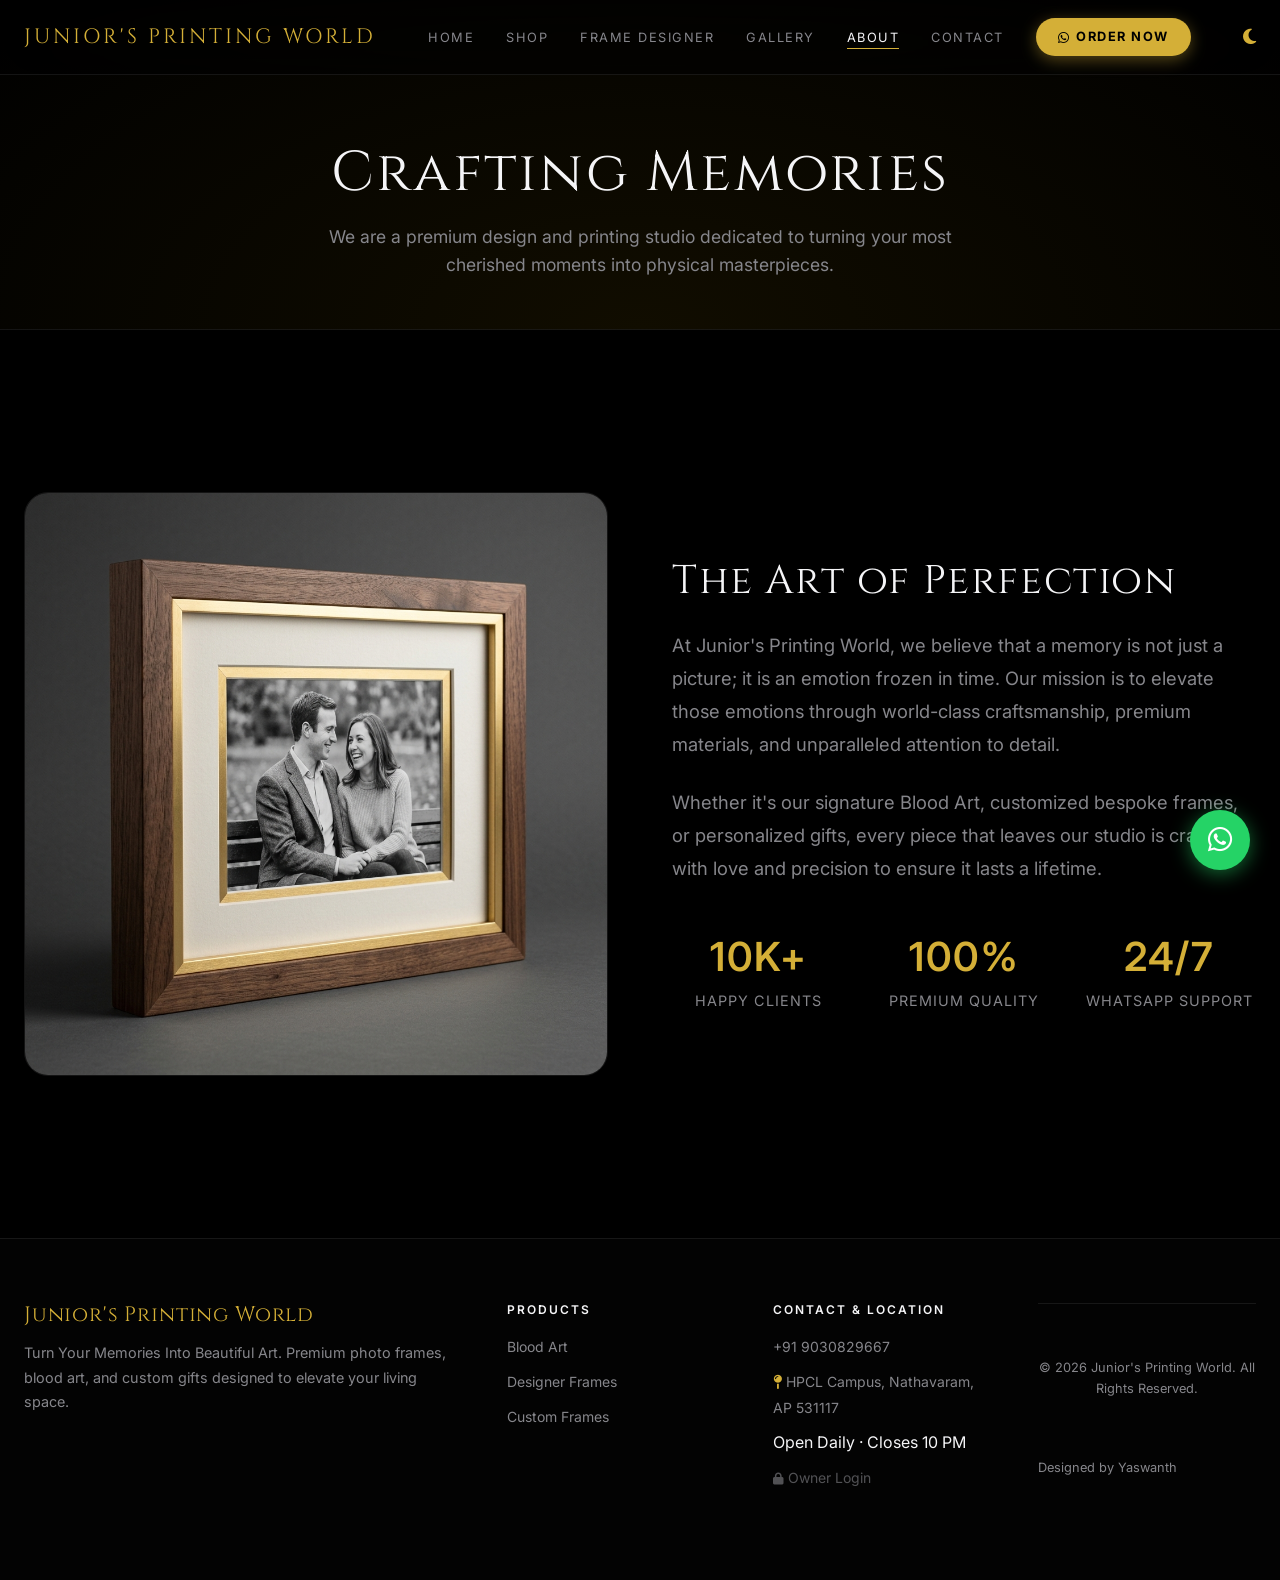
<file: about.html>
<!DOCTYPE html>
<html lang="en">
<head>
<meta charset="UTF-8">
<meta name="viewport" content="width=device-width, initial-scale=1.0">
<title>About Us | Junior's Printing World</title>
<link href="https://fonts.googleapis.com/css2?family=Cinzel:wght@400;600&family=Inter:wght@300;400;500;600&display=swap" rel="stylesheet">
<link rel="stylesheet" href="css/style.css">
<link rel="stylesheet" href="https://cdnjs.cloudflare.com/ajax/libs/font-awesome/6.5.0/css/all.min.css">
<style>
.about-hero{padding:140px 0 50px;text-align:center;background:radial-gradient(ellipse at bottom,#110d00,#000);border-bottom:1px solid var(--border)}
.about-grid{display:grid;grid-template-columns:1fr 1fr;gap:4rem;align-items:center;padding:50px 0}
@media(max-width:900px){.about-grid{grid-template-columns:1fr;gap:2rem}}
.about-image img{width:100%;border-radius:var(--r-lg);box-shadow:0 20px 50px rgba(0,0,0,0.5);border:1px solid var(--border)}
.stats-grid{display:grid;grid-template-columns:repeat(3,1fr);gap:2rem;margin-top:3rem;text-align:center}
.stat-item h3{font-size:2.5rem;color:var(--gold);margin-bottom:0.5rem;font-family:var(--sans);font-weight:600}
.stat-item p{color:var(--muted);text-transform:uppercase;letter-spacing:1px;font-size:0.9rem}
</style>
</head>
<body>

<nav class="navbar scrolled" id="nav">
<div class="container">
<a href="index.html" class="brand">Junior's Printing World</a>
<ul class="nav-links" id="navlinks">
<li><a href="index.html">Home</a></li>
<li><a href="shop.html">Shop</a></li>
<li><a href="designer.html">Frame Designer</a></li>
<li><a href="gallery.html">Gallery</a></li>
<li><a href="about.html" class="active">About</a></li>
<li><a href="contact.html">Contact</a></li>
<li><a href="https://wa.me/919030829667" class="nav-wa" target="_blank"><i class="fa-brands fa-whatsapp"></i> Order Now</a></li>
</ul>
<div style="display:flex;align-items:center;gap:1.5rem">
<div class="theme-toggle" id="themeToggle" style="cursor:pointer;font-size:1.1rem;color:var(--gold);display:inline-flex;align-items:center;justify-content:center;transition:transform var(--tf);z-index:9005"><i class="fa-solid fa-moon"></i></div>
<div class="hamburger" id="hbg"><span></span><span></span><span></span></div>
</div>
</div>
</nav>

<header class="about-hero reveal active">
<div class="container">
<h1 style="font-family:'Cinzel',serif;font-size:3.5rem;margin-bottom:1rem">Crafting Memories</h1>
<p class="text-muted" style="max-width:700px;margin:0 auto;font-size:1.1rem">We are a premium design and printing studio dedicated to turning your most cherished moments into physical masterpieces.</p>
</div>
</header>

<section class="section">
<div class="container">
<div class="about-grid">
<div class="about-image reveal active">
<img src="assets/custom_frame.png" alt="Our Craftsmanship">
</div>
<div class="reveal active" style="transition-delay:0.2s">
<h2 style="font-family:'Cinzel',serif;font-size:2.5rem;margin-bottom:1.5rem">The Art of Perfection</h2>
<p style="color:var(--muted);font-size:1.15rem;line-height:1.8;margin-bottom:1.5rem">
At Junior's Printing World, we believe that a memory is not just a picture; it is an emotion frozen in time. Our mission is to elevate those emotions through world-class craftsmanship, premium materials, and unparalleled attention to detail.
</p>
<p style="color:var(--muted);font-size:1.15rem;line-height:1.8">
Whether it's our signature Blood Art, customized bespoke frames, or personalized gifts, every piece that leaves our studio is crafted with love and precision to ensure it lasts a lifetime.
</p>

<div class="stats-grid">
<div class="stat-item">
<h3>10K+</h3>
<p>Happy Clients</p>
</div>
<div class="stat-item">
<h3>100%</h3>
<p>Premium Quality</p>
</div>
<div class="stat-item">
<h3>24/7</h3>
<p>WhatsApp Support</p>
</div>
</div>
</div>
</div>
</div>
</section>

<footer>
<div class="container">
<div class="footer-grid">
<div class="footer-brand">
<h3>Junior's Printing World</h3>
<p>Turn Your Memories Into Beautiful Art. Premium photo frames, blood art, and custom gifts designed to elevate your living space.</p>
</div>
<div class="footer-links">
<h4>Products</h4>
<ul>
<li><a href="shop.html">Blood Art</a></li>
<li><a href="shop.html">Designer Frames</a></li>
<li><a href="designer.html">Custom Frames</a></li>
</ul>
</div>
<div class="footer-links">
<h4>Contact &amp; Location</h4>
<ul>
<li><a href="tel:+919030829667">+91 9030829667</a></li>
<li><a href="https://maps.app.goo.gl/MVhEMSAQm2VDoeSB7" target="_blank"><i class="fa-solid fa-map-pin" style="color:var(--gold)"></i> HPCL Campus, Nathavaram, AP 531117</a></li>
<li>Open Daily · Closes 10 PM</li>
<li><a href="admin.html" style="opacity: 0.6;"><i class="fa-solid fa-lock" style="font-size:0.75rem"></i> Owner Login</a></li>
</ul>
</div>
<div class="footer-bottom">
<span>&copy; 2026 Junior's Printing World. All Rights Reserved.</span>
<span>Designed by Yaswanth</span>
</div>
</div>
</footer>

<a href="https://wa.me/919030829667" target="_blank" class="floating-wa"><i class="fa-brands fa-whatsapp"></i></a>
<div class="back-top" id="bt"><i class="fa-solid fa-arrow-up"></i></div>

<script src="js/main.js"></script>
</body>
</html>
</file>
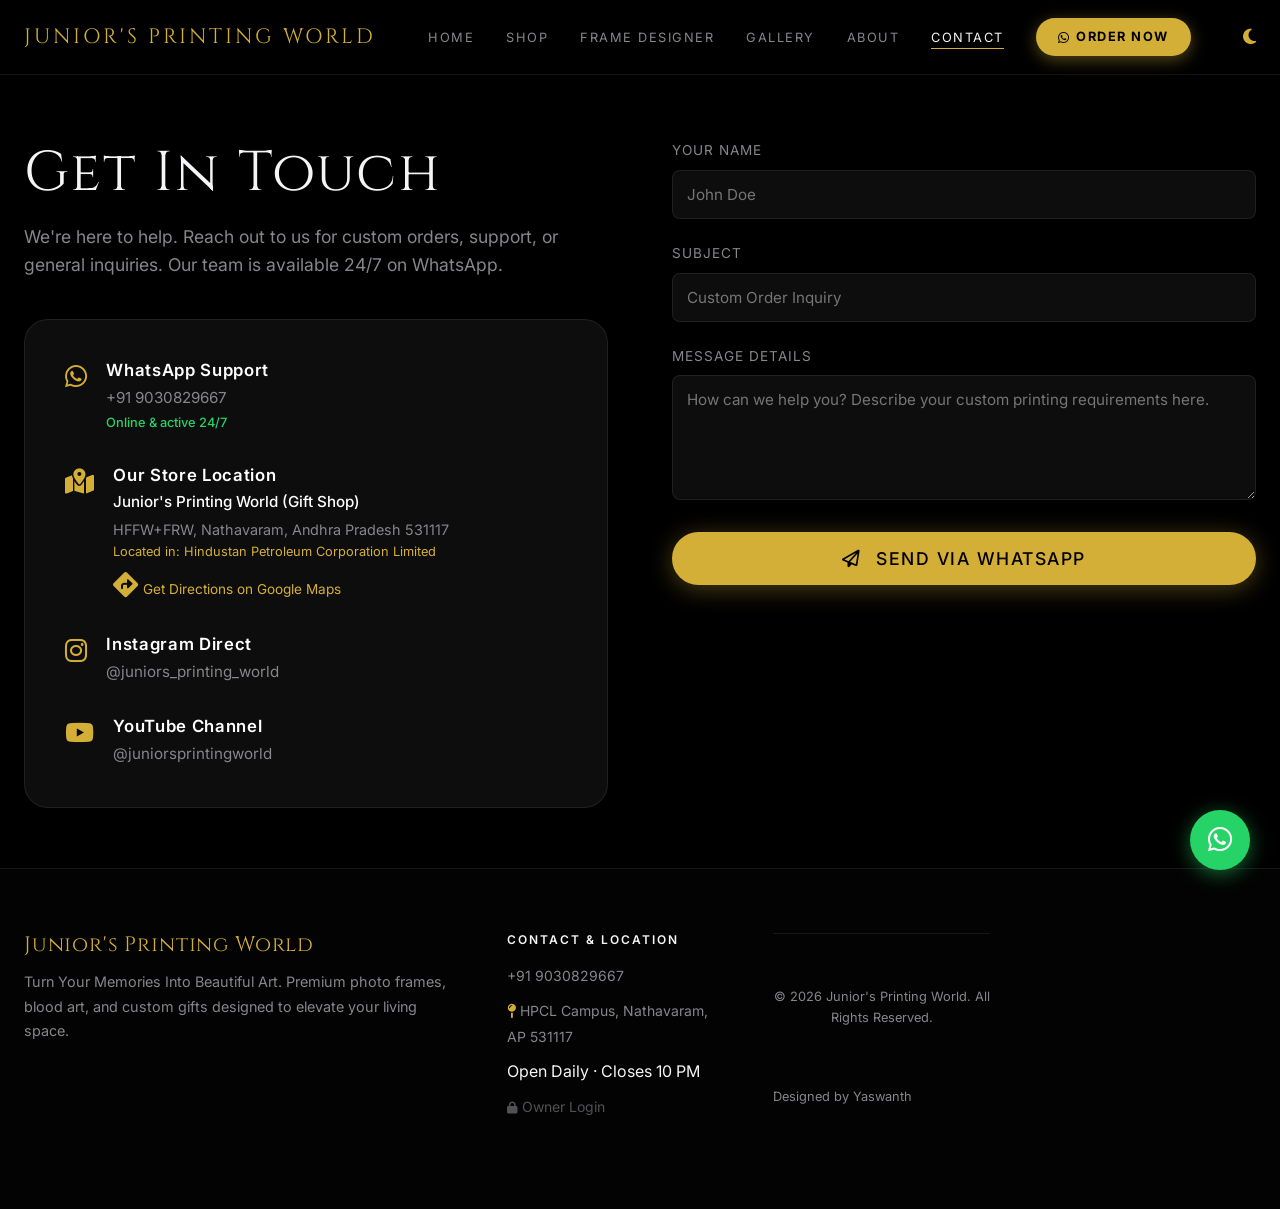
<file: contact.html>
<!DOCTYPE html>
<html lang="en">
<head>
<meta charset="UTF-8">
<meta name="viewport" content="width=device-width, initial-scale=1.0">
<title>Contact Us | Junior's Printing World</title>
<link href="https://fonts.googleapis.com/css2?family=Cinzel:wght@400;600&family=Inter:wght@300;400;500;600&display=swap" rel="stylesheet">
<link rel="stylesheet" href="css/style.css">
<link rel="stylesheet" href="https://cdnjs.cloudflare.com/ajax/libs/font-awesome/6.5.0/css/all.min.css">
<style>
.contact-layout{display:grid;grid-template-columns:1fr 1fr;gap:4rem;padding:140px 0 60px}
@media(max-width:900px){.contact-layout{grid-template-columns:1fr;gap:2rem}}
.contact-info{background:var(--bg2);padding:2.5rem;border-radius:var(--r-lg);border:1px solid var(--border)}
.info-item{display:flex;align-items:flex-start;gap:1.2rem;margin-bottom:2rem}
.info-item:last-child{margin-bottom:0}
.info-item i{font-size:1.6rem;color:var(--gold);margin-top:4px}
.info-item h3{font-family:var(--sans);font-size:1.05rem;font-weight:600;margin-bottom:.3rem;color:#fff}
.info-item a,.info-item p{color:var(--muted);font-size:.95rem}
.contact-form .form-group{margin-bottom:1.5rem}
.contact-form label{display:block;margin-bottom:.5rem;font-family:var(--sans);color:var(--muted);font-size:.85rem;text-transform:uppercase;letter-spacing:1px}
.contact-form input,.contact-form textarea{width:100%;padding:14px;background:var(--bg2);border:1px solid var(--border);color:#fff;border-radius:8px;font-family:var(--sans);font-size:.95rem;outline:none;transition:border-color var(--tf)}
.contact-form input:focus,.contact-form textarea:focus{border-color:var(--gold)}
</style>
</head>
<body>

<nav class="navbar scrolled" id="nav">
<div class="container">
<a href="index.html" class="brand">Junior's Printing World</a>
<ul class="nav-links" id="navlinks">
<li><a href="index.html">Home</a></li>
<li><a href="shop.html">Shop</a></li>
<li><a href="designer.html">Frame Designer</a></li>
<li><a href="gallery.html">Gallery</a></li>
<li><a href="about.html">About</a></li>
<li><a href="contact.html" class="active">Contact</a></li>
<li><a href="https://wa.me/919030829667" class="nav-wa" target="_blank"><i class="fa-brands fa-whatsapp"></i> Order Now</a></li>
</ul>
<div style="display:flex;align-items:center;gap:1.5rem">
<div class="theme-toggle" id="themeToggle" style="cursor:pointer;font-size:1.1rem;color:var(--gold);display:inline-flex;align-items:center;justify-content:center;transition:transform var(--tf);z-index:9005"><i class="fa-solid fa-moon"></i></div>
<div class="hamburger" id="hbg"><span></span><span></span><span></span></div>
</div>
</div>
</nav>

<div class="container">
<div class="contact-layout">
<div class="reveal active">
<h1 style="font-family:'Cinzel',serif;font-size:3.5rem;margin-bottom:1rem">Get In Touch</h1>
<p class="text-muted" style="margin-bottom:2.5rem;font-size:1.1rem">We're here to help. Reach out to us for custom orders, support, or general inquiries. Our team is available 24/7 on WhatsApp.</p>

<div class="contact-info">
<div class="info-item">
<i class="fa-brands fa-whatsapp"></i>
<div>
<h3>WhatsApp Support</h3>
<a href="https://wa.me/919030829667" target="_blank">+91 9030829667</a>
<p style="color:#25D366;font-size:.8rem;margin-top:2px;font-weight:500">Online &amp; active 24/7</p>
</div>
</div>
<div class="info-item">
<i class="fa-solid fa-map-location-dot"></i>
<div>
<h3>Our Store Location</h3>
<a href="https://maps.app.goo.gl/MVhEMSAQm2VDoeSB7" target="_blank" style="color:#fff;font-weight:500;margin-bottom:4px;display:block">Junior's Printing World (Gift Shop)</a>
<p style="color:var(--muted);font-size:.9rem;line-height:1.5">HFFW+FRW, Nathavaram, Andhra Pradesh 531117<br><span style="font-size:.8rem;color:var(--gold)">Located in: Hindustan Petroleum Corporation Limited</span></p>
<a href="https://maps.app.goo.gl/MVhEMSAQm2VDoeSB7" target="_blank" style="color:var(--gold);font-size:.85rem;margin-top:6px;display:inline-block"><i class="fa-solid fa-directions"></i> Get Directions on Google Maps</a>
</div>
</div>
<div class="info-item">
<i class="fa-brands fa-instagram"></i>
<div>
<h3>Instagram Direct</h3>
<a href="https://www.instagram.com/juniors_printing_world" target="_blank">@juniors_printing_world</a>
</div>
</div>
<div class="info-item">
<i class="fa-brands fa-youtube"></i>
<div>
<h3>YouTube Channel</h3>
<a href="https://youtube.com/@juniorsprintingworld" target="_blank">@juniorsprintingworld</a>
</div>
</div>
</div>
</div>

<div class="reveal active" style="transition-delay:0.2s">
<form class="contact-form" id="contactForm">
<div class="form-group">
<label>Your Name</label>
<input type="text" id="name" required placeholder="John Doe">
</div>
<div class="form-group">
<label>Subject</label>
<input type="text" id="subject" required placeholder="Custom Order Inquiry">
</div>
<div class="form-group">
<label>Message Details</label>
<textarea id="message" rows="5" required placeholder="How can we help you? Describe your custom printing requirements here."></textarea>
</div>
<button type="button" id="sendBtn" class="btn btn-primary" style="width:100%;font-size:1.1rem;padding:15px"><i class="fa-regular fa-paper-plane"></i> &nbsp;Send via WhatsApp</button>
</form>
</div>
</div>
</div>

<footer>
<div class="container">
<div class="footer-grid">
<div class="footer-brand">
<h3>Junior's Printing World</h3>
<p>Turn Your Memories Into Beautiful Art. Premium photo frames, blood art, and custom gifts designed to elevate your living space.</p>
</div>
<div class="footer-links">
<h4>Contact &amp; Location</h4>
<ul>
<li><a href="tel:+919030829667">+91 9030829667</a></li>
<li><a href="https://maps.app.goo.gl/MVhEMSAQm2VDoeSB7" target="_blank"><i class="fa-solid fa-map-pin" style="color:var(--gold)"></i> HPCL Campus, Nathavaram, AP 531117</a></li>
<li>Open Daily · Closes 10 PM</li>
<li><a href="admin.html" style="opacity: 0.6;"><i class="fa-solid fa-lock" style="font-size:0.75rem"></i> Owner Login</a></li>
</ul>
</div>
<div class="footer-bottom">
<span>&copy; 2026 Junior's Printing World. All Rights Reserved.</span>
<span>Designed by Yaswanth</span>
</div>
</div>
</footer>

<a href="https://wa.me/919030829667" target="_blank" class="floating-wa"><i class="fa-brands fa-whatsapp"></i></a>
<div class="back-top" id="bt"><i class="fa-solid fa-arrow-up"></i></div>

<script src="js/main.js"></script>
<script>
document.getElementById('sendBtn').onclick = () => {
  const name = document.getElementById('name').value;
  const subject = document.getElementById('subject').value;
  const message = document.getElementById('message').value;

  if(!name || !message) {
    alert('Please fill out your name and message details.');
    return;
  }

  const waMsg = `Hello Junior's Printing World,%0A%0A*Name:* ${name}%0A*Subject:* ${subject}%0A*Message:* ${message}`;
  window.open(`https://wa.me/919030829667?text=${waMsg}`, '_blank');
};
</script>
</body>
</html>
</file>
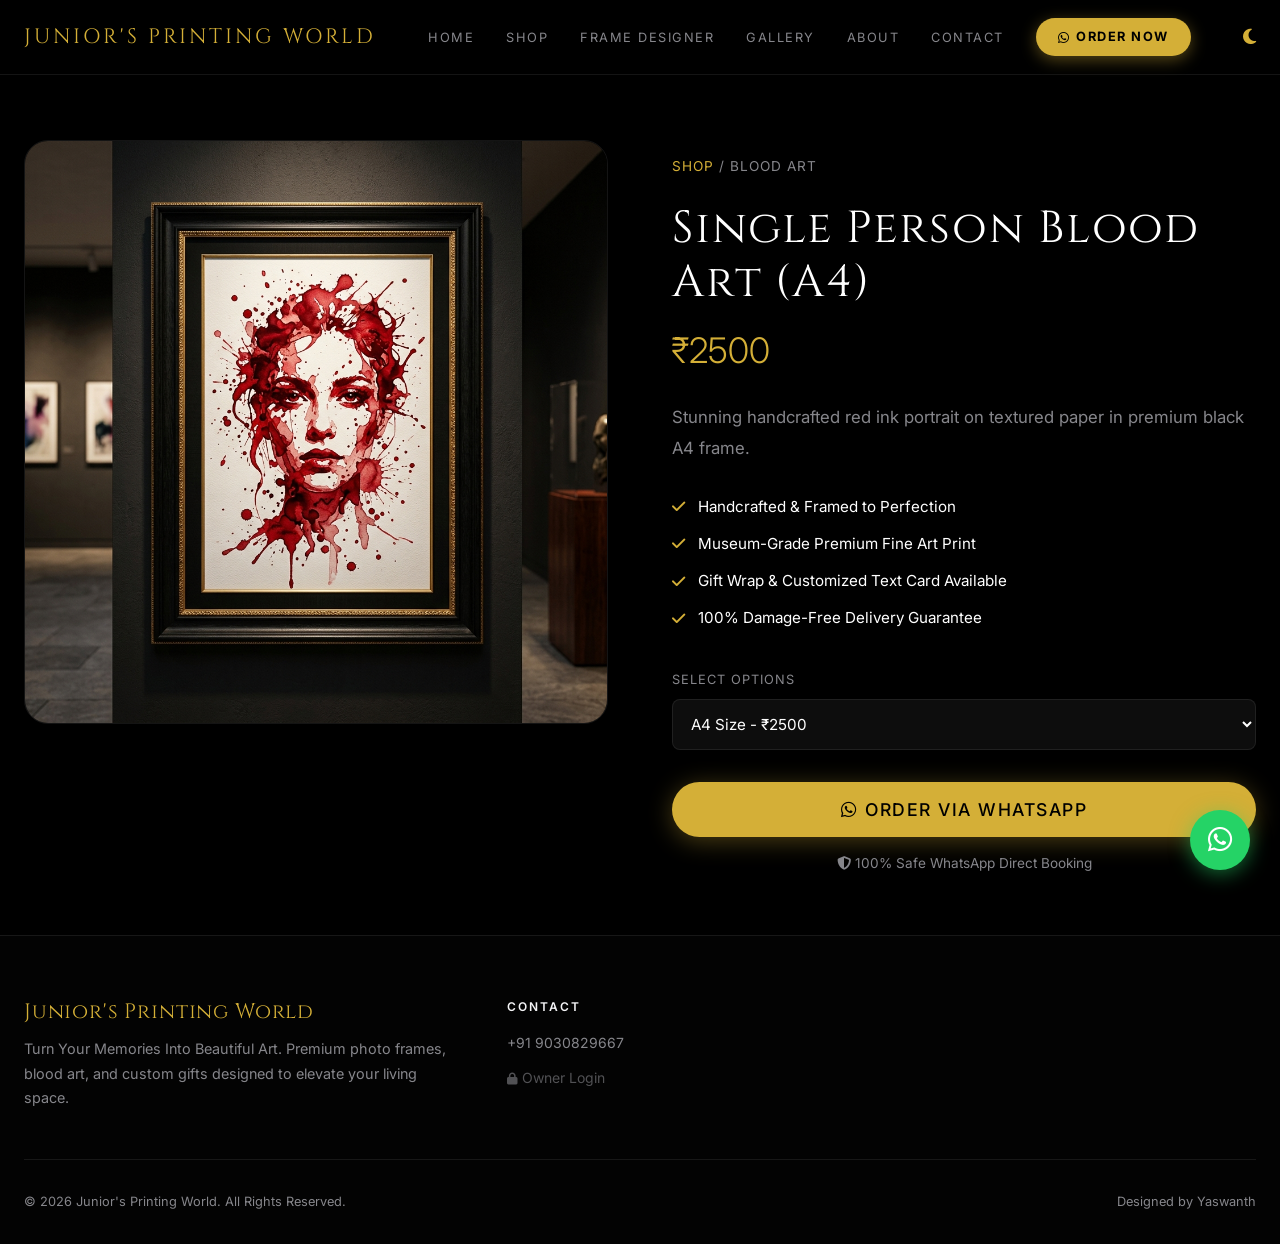
<file: product.html>
<!DOCTYPE html>
<html lang="en">
<head>
<meta charset="UTF-8">
<meta name="viewport" content="width=device-width, initial-scale=1.0">
<title>Product Details | Junior's Printing World</title>
<link href="https://fonts.googleapis.com/css2?family=Cinzel:wght@400;600&family=Inter:wght@300;400;500;600&display=swap" rel="stylesheet">
<link rel="stylesheet" href="css/style.css">
<link rel="stylesheet" href="https://cdnjs.cloudflare.com/ajax/libs/font-awesome/6.5.0/css/all.min.css">
<style>
.product-layout{display:grid;grid-template-columns:1fr 1fr;gap:4rem;padding:140px 0 60px}
@media(max-width:900px){.product-layout{grid-template-columns:1fr;gap:2rem}}
.product-gallery{position:sticky;top:100px;height:fit-content}
.main-image{width:100%;border-radius:var(--r-lg);overflow:hidden;border:1px solid var(--border);box-shadow:0 15px 40px rgba(0,0,0,.5)}
.main-image img{width:100%;height:auto;display:block}
.product-details{padding-top:1rem}
.breadcrumb{font-size:.85rem;color:var(--muted);margin-bottom:1.5rem;text-transform:uppercase;letter-spacing:1px}
.breadcrumb a{color:var(--gold)}
.title{font-size:2.8rem;margin-bottom:.8rem;color:#fff}
.price{font-size:2.2rem;color:var(--gold);margin-bottom:1.5rem;font-family:var(--sans);font-weight:300}
.description{color:var(--muted);font-size:1.05rem;margin-bottom:2rem;line-height:1.8}
.features-list{list-style:none;margin-bottom:2.5rem}
.features-list li{margin-bottom:.8rem;display:flex;align-items:center;gap:.8rem;font-family:var(--sans);font-size:.95rem;color:#fff}
.features-list i{color:var(--gold)}
.variant-selector{margin-bottom:2rem}
.variant-selector label{display:block;margin-bottom:.5rem;color:var(--muted);text-transform:uppercase;letter-spacing:1px;font-size:.8rem}
.variant-selector select{width:100%;padding:14px;background:var(--bg2);border:1px solid var(--border);color:#fff;border-radius:8px;font-family:var(--sans);font-size:.95rem;outline:none}
.variant-selector select:focus{border-color:var(--gold)}
</style>
</head>
<body>

<nav class="navbar scrolled" id="nav">
<div class="container">
<a href="index.html" class="brand">Junior's Printing World</a>
<ul class="nav-links" id="navlinks">
<li><a href="index.html">Home</a></li>
<li><a href="shop.html">Shop</a></li>
<li><a href="designer.html">Frame Designer</a></li>
<li><a href="gallery.html">Gallery</a></li>
<li><a href="about.html">About</a></li>
<li><a href="contact.html">Contact</a></li>
<li><a href="https://wa.me/919030829667" class="nav-wa" target="_blank"><i class="fa-brands fa-whatsapp"></i> Order Now</a></li>
</ul>
<div style="display:flex;align-items:center;gap:1.5rem">
<div class="theme-toggle" id="themeToggle" style="cursor:pointer;font-size:1.1rem;color:var(--gold);display:inline-flex;align-items:center;justify-content:center;transition:transform var(--tf);z-index:9005"><i class="fa-solid fa-moon"></i></div>
<div class="hamburger" id="hbg"><span></span><span></span><span></span></div>
</div>
</div>
</nav>

<div class="container">
<div class="product-layout">
<!-- Left: Gallery -->
<div class="product-gallery reveal">
<div class="main-image">
<img src="" alt="" id="mainProdImg">
</div>
</div>

<!-- Right: Details -->
<div class="product-details reveal" style="transition-delay:0.2s">
<div class="breadcrumb">
<a href="shop.html">Shop</a> / <span id="catName">Category</span>
</div>
<h1 class="title" id="prodTitle">Product Name</h1>
<div class="price" id="prodPrice">₹0</div>
<p class="description" id="prodDesc">Product description here.</p>

<ul class="features-list">
<li><i class="fa-solid fa-check"></i> Handcrafted &amp; Framed to Perfection</li>
<li><i class="fa-solid fa-check"></i> Museum-Grade Premium Fine Art Print</li>
<li><i class="fa-solid fa-check"></i> Gift Wrap &amp; Customized Text Card Available</li>
<li><i class="fa-solid fa-check"></i> 100% Damage-Free Delivery Guarantee</li>
</ul>

<div class="variant-selector" id="variant-area" style="display:none">
<label id="variant-label">Select Options</label>
<select id="variantSelect">
<!-- Dynamic options -->
</select>
</div>

<button class="btn btn-primary" id="orderBtn" style="width:100%;font-size:1.1rem;padding:16px"><i class="fa-brands fa-whatsapp"></i> Order via WhatsApp</button>
<p style="text-align:center;margin-top:1rem;color:var(--muted);font-size:.85rem"><i class="fa-solid fa-shield-halved"></i> 100% Safe WhatsApp Direct Booking</p>
</div>
</div>
</div>

<!-- FOOTER -->
<footer>
<div class="container">
<div class="footer-grid">
<div class="footer-brand">
<h3>Junior's Printing World</h3>
<p>Turn Your Memories Into Beautiful Art. Premium photo frames, blood art, and custom gifts designed to elevate your living space.</p>
</div>
<div class="footer-links">
<h4>Contact</h4>
<ul>
<li><a href="https://wa.me/919030829667" target="_blank">+91 9030829667</a></li>
<li><a href="admin.html" style="opacity: 0.6;"><i class="fa-solid fa-lock" style="font-size:0.75rem"></i> Owner Login</a></li>
</ul>
</div>
</div>
<div class="footer-bottom">
<span>&copy; 2026 Junior's Printing World. All Rights Reserved.</span>
<span>Designed by Yaswanth</span>
</div>
</div>
</footer>

<a href="https://wa.me/919030829667" target="_blank" class="floating-wa"><i class="fa-brands fa-whatsapp"></i></a>
<div class="back-top" id="bt"><i class="fa-solid fa-arrow-up"></i></div>

<script src="js/main.js"></script>
<script src="js/products.js"></script>
<script>
// --- PRODUCTS DATA LOADED FROM js/products.js ---

document.addEventListener('DOMContentLoaded', () => {
  const urlParams = new URLSearchParams(window.location.search);
  const pId = parseInt(urlParams.get('id')) || 1;
  const p = products.find(prod => prod.id === pId) || products[0];

  // Fill content
  document.getElementById('mainProdImg').src = p.img;
  document.getElementById('mainProdImg').alt = p.name;
  document.getElementById('catName').textContent = p.cat;
  document.getElementById('prodTitle').textContent = p.name;
  document.getElementById('prodPrice').textContent = `₹${p.price}`;
  document.getElementById('prodDesc').textContent = p.desc;
  
  // Render options if any
  const vArea = document.getElementById('variant-area');
  const vSelect = document.getElementById('variantSelect');
  
  if (p.options && p.options.length > 0) {
    vArea.style.display = 'block';
    vSelect.innerHTML = '';
    p.options.forEach(opt => {
      const option = document.createElement('option');
      option.value = opt.price;
      option.textContent = `${opt.name} - ₹${opt.price}`;
      vSelect.appendChild(option);
    });
    
    vSelect.addEventListener('change', (e) => {
      document.getElementById('prodPrice').textContent = `₹${e.target.value}`;
    });
  }

  // Order click
  document.getElementById('orderBtn').onclick = () => {
    let priceVal = p.price;
    let optionText = '';
    if (p.options && p.options.length > 0) {
      priceVal = vSelect.value;
      optionText = ` (${vSelect.options[vSelect.selectedIndex].text})`;
    }
    const msg = `Hi Junior's Printing World,%0A%0AI want to order:%0A*Product:* ${p.name}${optionText}%0A*Price:* ₹${priceVal}%0A%0APlease let me know how to send my photo for printing.`;
    window.open(`https://wa.me/919030829667?text=${msg}`, '_blank');
  };
});
</script>
</body>
</html>
</file>
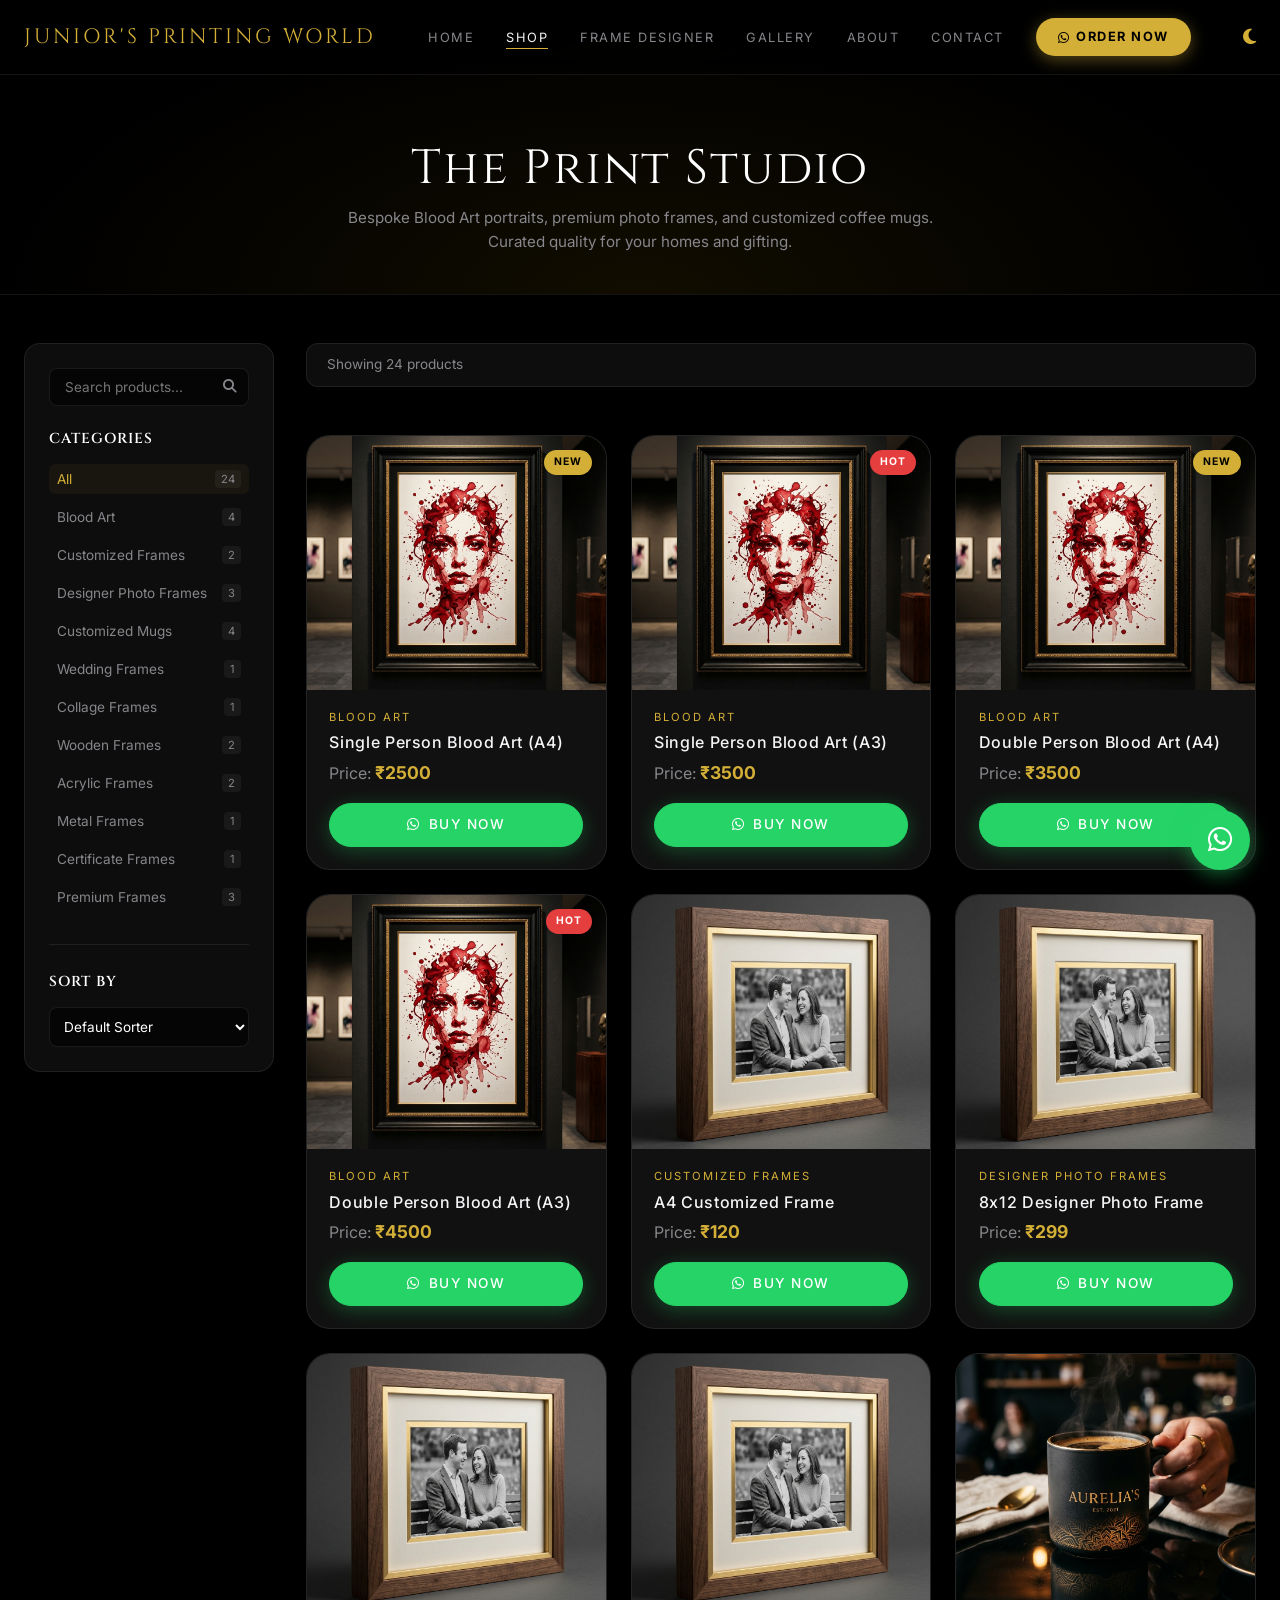
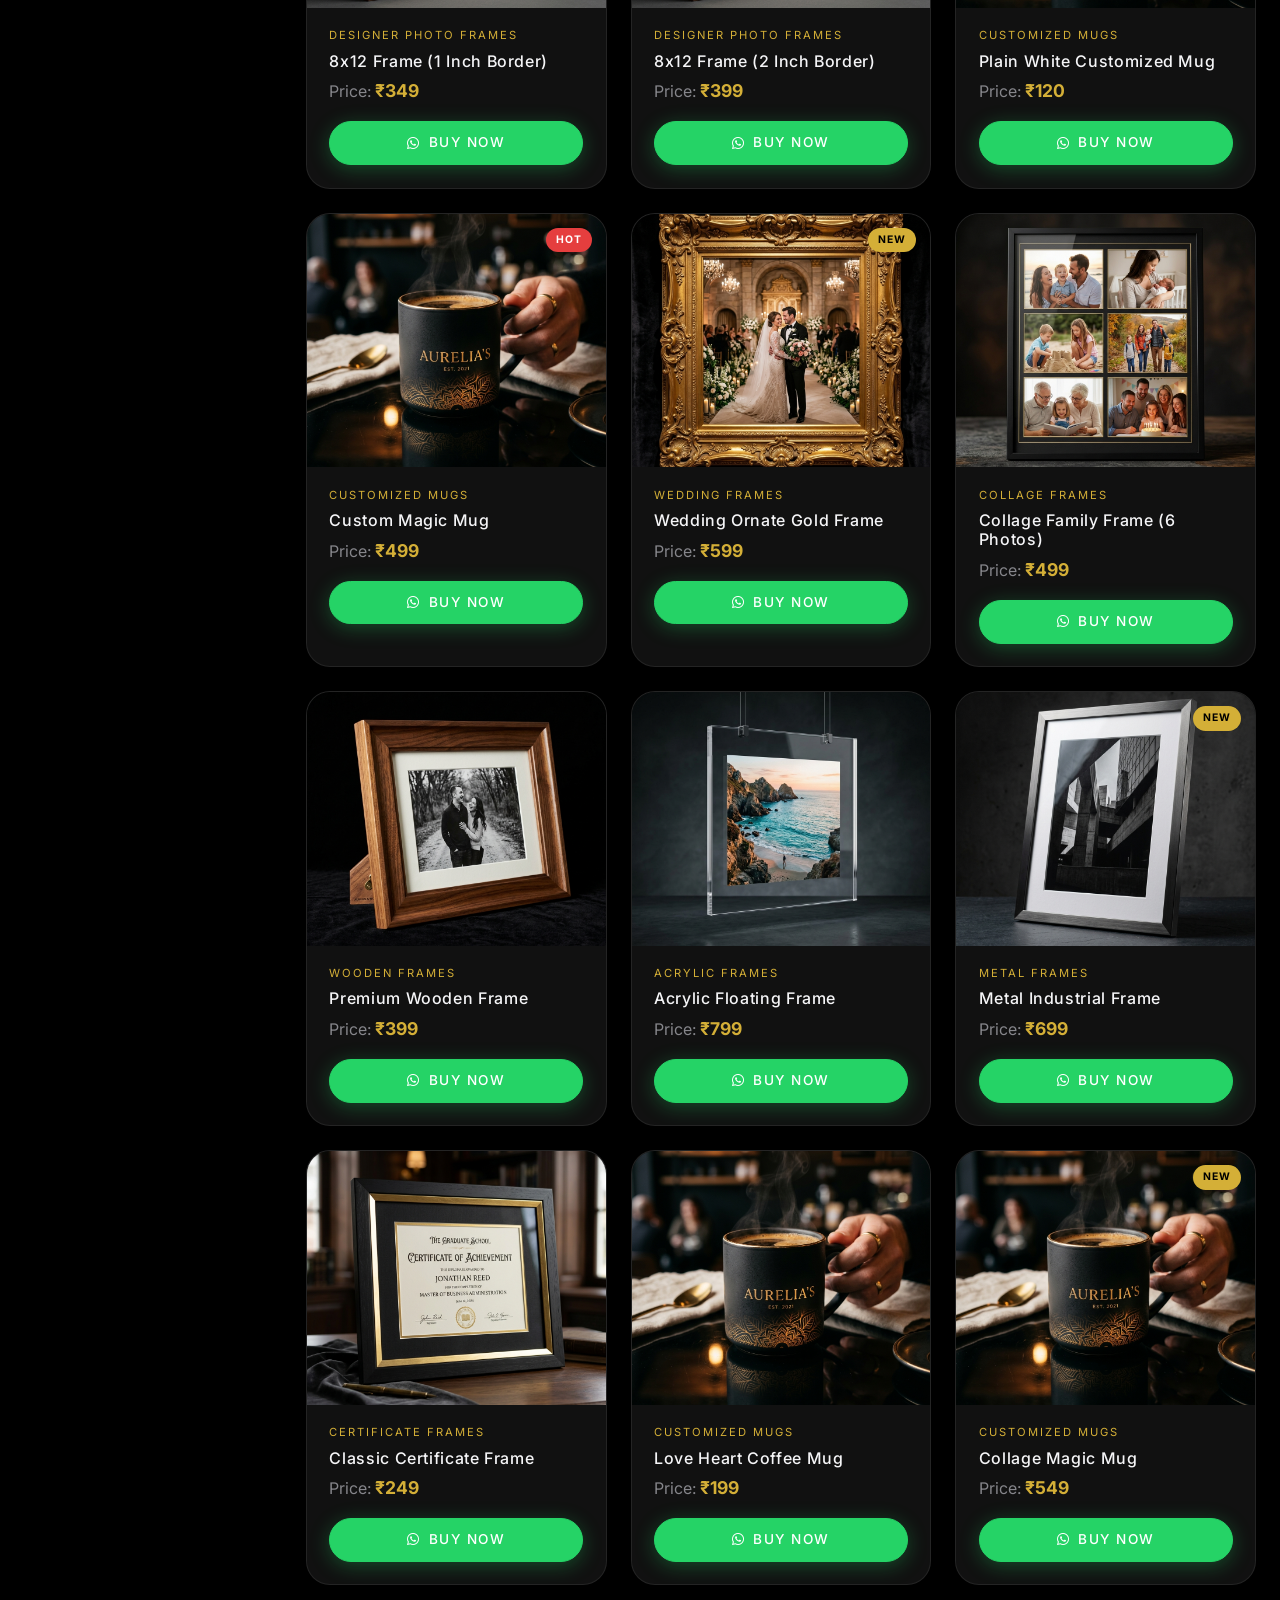
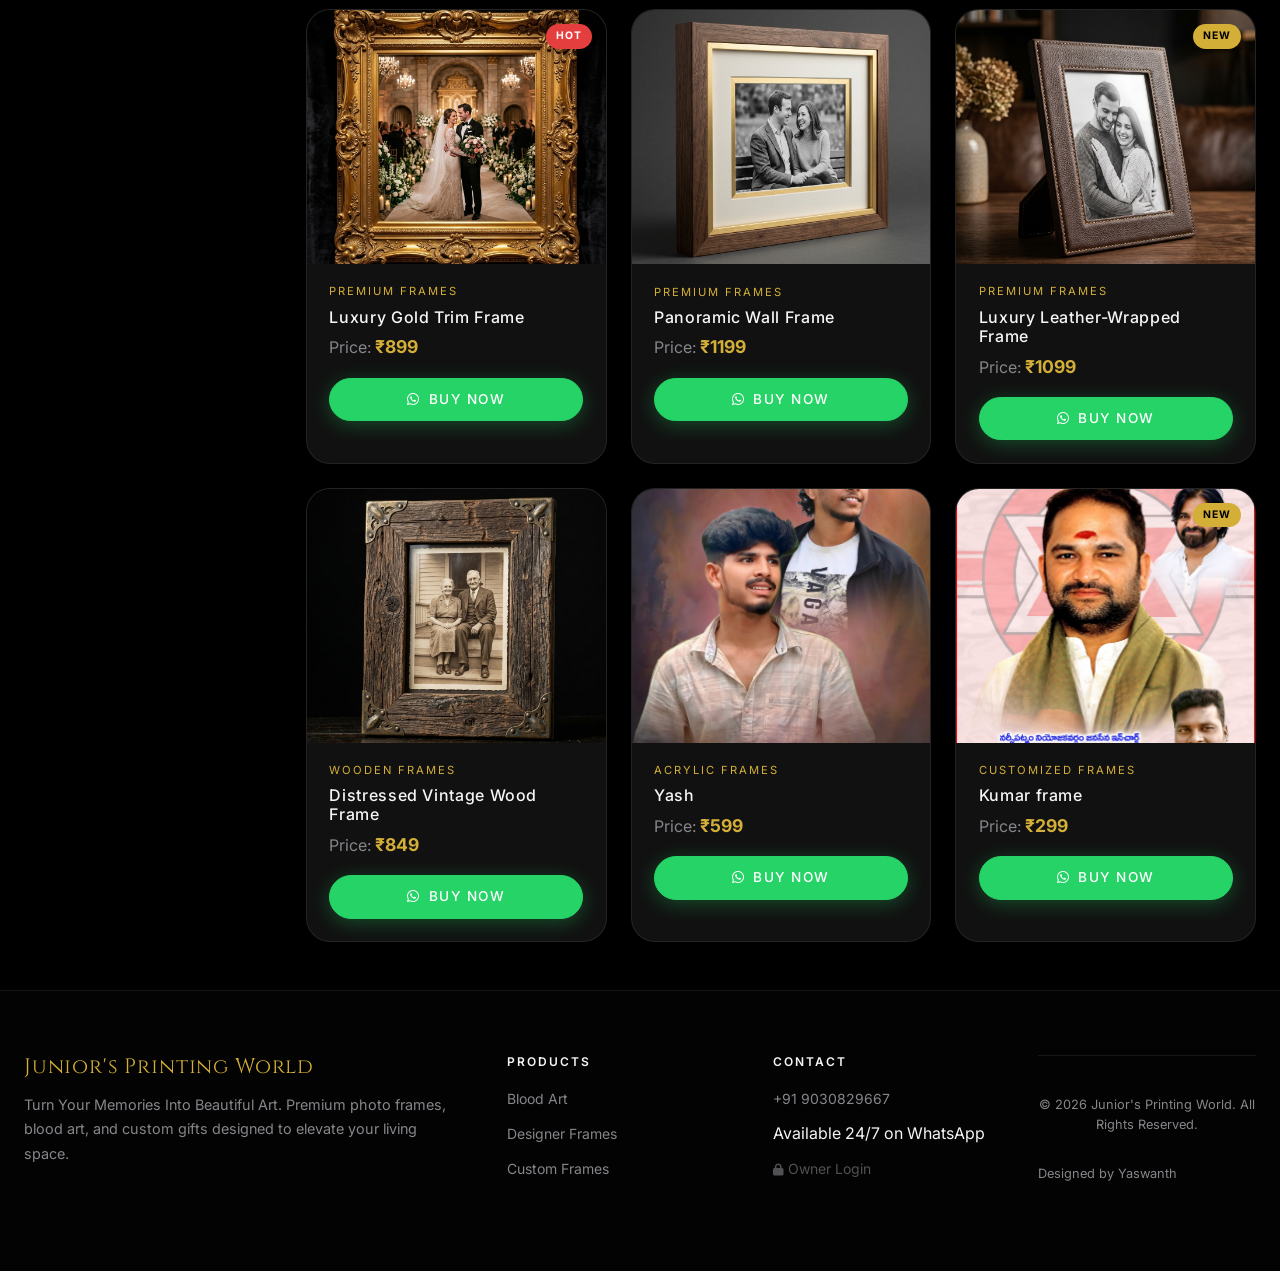
<file: shop.html>
<!DOCTYPE html>
<html lang="en">
<head>
<meta charset="UTF-8">
<meta name="viewport" content="width=device-width, initial-scale=1.0">
<title>Shop Collection | Junior's Printing World</title>
<link rel="preconnect" href="https://fonts.googleapis.com">
<link href="https://fonts.googleapis.com/css2?family=Cinzel:wght@400;600&family=Inter:wght@300;400;500;600&display=swap" rel="stylesheet">
<link rel="stylesheet" href="https://cdnjs.cloudflare.com/ajax/libs/font-awesome/6.5.0/css/all.min.css">
<link rel="stylesheet" href="css/style.css">
<style>
/* Shop specific styles */
.shop-header{padding:140px 0 40px;text-align:center;background:radial-gradient(ellipse at bottom, #110d00 0%, #000 70%);border-bottom:1px solid var(--border)}
.shop-title{font-family:'Cinzel',serif;font-size:3rem;margin-bottom:.5rem;color:#fff}
.shop-desc{color:var(--muted);font-size:.95rem;max-width:600px;margin:0 auto}

.shop-container{display:grid;grid-template-columns:250px 1fr;gap:2rem;padding:3rem 0}
@media(max-width:900px){.shop-container{grid-template-columns:1fr}}

/* Sidebar Filters */
.filter-sidebar{background:var(--bg2);border:1px solid var(--border);border-radius:16px;padding:1.5rem;height:fit-content;position:sticky;top:90px}
.filter-section{margin-bottom:1.8rem;border-bottom:1px solid var(--border);padding-bottom:1.5rem}
.filter-section:last-child{margin-bottom:0;border-bottom:none;padding-bottom:0}
.filter-title{font-size:.9rem;font-weight:600;letter-spacing:1px;text-transform:uppercase;color:#fff;margin-bottom:1rem;display:flex;justify-content:between;align-items:center}
.search-box{position:relative;margin-bottom:1.5rem}
.search-box input{width:100%;padding:10px 35px 10px 15px;background:#050505;border:1px solid var(--border);border-radius:8px;color:#fff;font-family:var(--sans);font-size:.85rem;outline:none;transition:border-color .3s}
.search-box input:focus{border-color:var(--gold)}
.search-box i{position:absolute;right:12px;top:50%;transform:translateY(-50%);color:var(--muted);font-size:.85rem}

.category-list{list-style:none}
.category-item{margin-bottom:.5rem}
.category-btn{background:none;border:none;color:var(--muted);font-size:.85rem;font-family:var(--sans);cursor:pointer;width:100%;text-align:left;padding:6px 8px;border-radius:6px;transition:all .2s;display:flex;justify-content:space-between;align-items:center}
.category-btn:hover,.category-btn.active{color:var(--gold);background:rgba(212,175,55,.06)}
.category-count{font-size:.7rem;background:rgba(255,255,255,.05);color:var(--muted);padding:2px 6px;border-radius:4px}

.sort-select{width:100%;padding:10px;background:#050505;border:1px solid var(--border);border-radius:8px;color:#fff;font-family:var(--sans);font-size:.85rem;outline:none;cursor:pointer}
.sort-select:focus{border-color:var(--gold)}

/* Grid and Toolbar */
.shop-toolbar{display:flex;justify-content:space-between;align-items:center;background:var(--bg2);border:1px solid var(--border);border-radius:12px;padding:10px 20px;margin-bottom:1.5rem;flex-wrap:wrap;gap:.8rem}
.results-count{font-size:.85rem;color:var(--muted)}

.no-results{text-align:center;padding:4rem 0;color:var(--muted)}
.no-results i{font-size:3rem;color:var(--gold);margin-bottom:1rem;display:block}
</style>
</head>
<body>

<!-- NAV -->
<nav class="navbar scrolled" id="nav">
<div class="container">
<a href="index.html" class="brand">Junior's Printing World</a>
<ul class="nav-links" id="navlinks">
<li><a href="index.html">Home</a></li>
<li><a href="shop.html" class="active">Shop</a></li>
<li><a href="designer.html">Frame Designer</a></li>
<li><a href="gallery.html">Gallery</a></li>
<li><a href="about.html">About</a></li>
<li><a href="contact.html">Contact</a></li>
<li><a href="https://wa.me/919030829667" class="nav-wa" target="_blank"><i class="fa-brands fa-whatsapp"></i> Order Now</a></li>
</ul>
<div style="display:flex;align-items:center;gap:1.5rem">
<div class="theme-toggle" id="themeToggle" style="cursor:pointer;font-size:1.1rem;color:var(--gold);display:inline-flex;align-items:center;justify-content:center;transition:transform var(--tf);z-index:9005"><i class="fa-solid fa-moon"></i></div>
<div class="hamburger" id="hbg"><span></span><span></span><span></span></div>
</div>
</div>
</nav>

<!-- HEADER -->
<header class="shop-header">
<div class="container">
<h1 class="shop-title">The Print Studio</h1>
<p class="shop-desc">Bespoke Blood Art portraits, premium photo frames, and customized coffee mugs. Curated quality for your homes and gifting.</p>
</div>
</header>

<!-- MAIN CONTAINER -->
<div class="container">
<div class="shop-container">
<!-- SIDEBAR FILTERS -->
<aside class="filter-sidebar">
<div class="search-box">
<input type="text" id="search" placeholder="Search products...">
<i class="fa-solid fa-magnifying-glass"></i>
</div>

<div class="filter-section">
<h3 class="filter-title">Categories</h3>
<ul class="category-list" id="categories-list">
<!-- Dynamic categories -->
</ul>
</div>

<div class="filter-section">
<h3 class="filter-title">Sort By</h3>
<select class="sort-select" id="sort-by">
<option value="default">Default Sorter</option>
<option value="price-asc">Price: Low to High</option>
<option value="price-desc">Price: High to Low</option>
<option value="name-asc">Name: A to Z</option>
</select>
</div>
</aside>

<!-- MAIN GRID -->
<main>
<div class="shop-toolbar">
<span class="results-count" id="results-lbl">Showing all products</span>
</div>

<div class="product-grid" id="shop-grid">
<!-- Dynamic products -->
</div>

<div class="no-results" id="no-results" style="display:none">
<i class="fa-solid fa-face-frown"></i>
<h3>No Products Found</h3>
<p>Try matching other words or changing filters.</p>
</div>
</main>
</div>
</div>

<!-- FOOTER -->
<footer>
<div class="container">
<div class="footer-grid">
<div class="footer-brand">
<h3>Junior's Printing World</h3>
<p>Turn Your Memories Into Beautiful Art. Premium photo frames, blood art, and custom gifts designed to elevate your living space.</p>
</div>
<div class="footer-links">
<h4>Products</h4>
<ul>
<li><a href="shop.html">Blood Art</a></li>
<li><a href="shop.html">Designer Frames</a></li>
<li><a href="designer.html">Custom Frames</a></li>
</ul>
</div>
<div class="footer-links">
<h4>Contact</h4>
<ul>
<li><a href="https://wa.me/919030829667" target="_blank">+91 9030829667</a></li>
<li>Available 24/7 on WhatsApp</li>
<li><a href="admin.html" style="opacity: 0.6;"><i class="fa-solid fa-lock" style="font-size:0.75rem"></i> Owner Login</a></li>
</ul>
</div>
<div class="footer-bottom">
<span>&copy; 2026 Junior's Printing World. All Rights Reserved.</span>
<span>Designed by Yaswanth</span>
</div>
</div>
</footer>

<a href="https://wa.me/919030829667" target="_blank" class="floating-wa"><i class="fa-brands fa-whatsapp"></i></a>
<div class="back-top" id="bt"><i class="fa-solid fa-arrow-up"></i></div>

<script src="js/main.js"></script>
<script src="js/products.js"></script>
<script>
// --- PRODUCTS DATA LOADED FROM js/products.js ---

let activeCat = 'All';
let searchQuery = '';
let currentSort = 'default';

// Render Categories List
const catList = document.getElementById('categories-list');
const catCounts = { 'All': products.length };
products.forEach(p => {
  catCounts[p.cat] = (catCounts[p.cat] || 0) + 1;
});

function renderCategories() {
  catList.innerHTML = '';
  Object.keys(catCounts).forEach(catName => {
    const li = document.createElement('li');
    li.className = 'category-item';
    li.innerHTML = `
      <button class="category-btn ${activeCat === catName ? 'active' : ''}" data-cat="${catName}">
        <span>${catName}</span>
        <span class="category-count">${catCounts[catName]}</span>
      </button>
    `;
    catList.appendChild(li);
  });
  
  // Attach listeners
  document.querySelectorAll('.category-btn').forEach(btn => {
    btn.onclick = (e) => {
      activeCat = e.currentTarget.getAttribute('data-cat');
      renderCategories();
      filterAndRenderProducts();
    };
  });
}

// Filter and Render Products Grid
const shopGrid = document.getElementById('shop-grid');
const noResults = document.getElementById('no-results');
const resultsLbl = document.getElementById('results-lbl');

function filterAndRenderProducts() {
  let filtered = [...products];
  
  // Category filter
  if (activeCat !== 'All') {
    filtered = filtered.filter(p => p.cat === activeCat);
  }
  
  // Search filter
  if (searchQuery.trim() !== '') {
    const q = searchQuery.toLowerCase();
    filtered = filtered.filter(p => p.name.toLowerCase().includes(q) || p.cat.toLowerCase().includes(q));
  }
  
  // Sort
  if (currentSort === 'price-asc') {
    filtered.sort((a,b) => a.price - b.price);
  } else if (currentSort === 'price-desc') {
    filtered.sort((a,b) => b.price - a.price);
  } else if (currentSort === 'name-asc') {
    filtered.sort((a,b) => a.name.localeCompare(b.name));
  }
  
  // Display
  shopGrid.innerHTML = '';
  if (filtered.length === 0) {
    noResults.style.display = 'block';
    resultsLbl.textContent = 'Showing 0 results';
  } else {
    noResults.style.display = 'none';
    resultsLbl.textContent = `Showing ${filtered.length} products`;
    
    filtered.forEach(p => {
      const card = document.createElement('div');
      card.className = 'product-card reveal active';
      
      let badgeHtml = '';
      if(p.tag === 'NEW') badgeHtml = `<span class="badge-new">New</span>`;
      if(p.tag === 'HOT') badgeHtml = `<span class="badge-hot">Hot</span>`;
      
      card.innerHTML = `
        ${badgeHtml}
        <div class="product-img-wrapper" onclick="window.location.href='product.html?id=${p.id}'">
          <img src="${p.img}" alt="${p.name}">
        </div>
        <div class="product-info">
          <span class="product-category">${p.cat}</span>
          <h3 class="product-title" onclick="window.location.href='product.html?id=${p.id}'">${p.name}</h3>
          <p class="product-price">Price: <strong>₹${p.price}</strong></p>
          <a href="https://wa.me/919030829667?text=Hi%20Junior's%20Printing%20World!%20I%20am%20interested%20in%20ordering%20${encodeURIComponent(p.name)}%20for%20₹${p.price}." target="_blank" class="btn btn-wa" style="width:100%;margin-top:1rem;padding:10px;"><i class="fa-brands fa-whatsapp"></i> Buy Now</a>
        </div>
      `;
      shopGrid.appendChild(card);
    });
  }
}

// Listeners
document.getElementById('search').oninput = (e) => {
  searchQuery = e.target.value;
  filterAndRenderProducts();
};

document.getElementById('sort-by').onchange = (e) => {
  currentSort = e.target.value;
  filterAndRenderProducts();
};

// Initial run
renderCategories();
filterAndRenderProducts();

// URL Query Category check
const urlParams = new URLSearchParams(window.location.search);
const qCat = urlParams.get('cat');
if (qCat) {
  // Convert URL cats to match list if possible
  const matches = {
    'blood-art': 'Blood Art',
    'designer-frames': 'Designer Photo Frames',
    'personalized-gifts': 'Customized Mugs'
  };
  if (matches[qCat]) {
    activeCat = matches[qCat];
    renderCategories();
    filterAndRenderProducts();
  }
}
</script>
</body>
</html>
</file>
<file: css/style.css>
:root{--gold:#D4AF37;--gold2:#F3E5AB;--glow:rgba(212,175,55,0.35);--bg:#000;--bg2:#0d0d0d;--bg3:#111;--text:#F5F5F7;--muted:#86868B;--border:rgba(255,255,255,0.08);--r-sm:8px;--r-md:16px;--r-lg:24px;--r-full:9999px;--tf:0.2s cubic-bezier(.25,.46,.45,.94);--tm:0.4s cubic-bezier(.25,.46,.45,.94);--ts:0.8s cubic-bezier(.25,.46,.45,.94);--sans:'Inter',-apple-system,sans-serif;--serif:'Cinzel','Playfair Display',serif;--w:1280px;--color-bg-secondary:var(--bg2);--color-border:var(--border);--color-text-muted:var(--muted);--color-accent:var(--gold);--color-text:var(--text);--radius-lg:var(--r-lg);--radius-md:var(--r-md);--radius-sm:var(--r-sm);--transition-fast:var(--tf);--transition-medium:var(--tm)}
*,*::before,*::after{box-sizing:border-box;margin:0;padding:0}
html{scroll-behavior:smooth;font-size:16px}
body{font-family:var(--sans);background:var(--bg);color:var(--text);line-height:1.6;-webkit-font-smoothing:antialiased;overflow-x:hidden}
h1,h2,h3,h4,h5,h6{font-family:var(--serif);font-weight:400;line-height:1.2;letter-spacing:.04em}
a{color:inherit;text-decoration:none;transition:color var(--tf)}
img{max-width:100%;display:block}
.container{max-width:var(--w);margin:0 auto;padding:0 1.5rem}
.section{padding:7rem 0}
.text-gold{color:var(--gold)}
.text-muted{color:var(--muted)}
.text-center{text-align:center}

/* BUTTONS */
.btn{display:inline-flex;align-items:center;justify-content:center;gap:.5rem;padding:14px 36px;border-radius:var(--r-full);font-family:var(--sans);font-size:.85rem;font-weight:500;letter-spacing:1.5px;text-transform:uppercase;cursor:pointer;transition:all var(--tm);border:1px solid transparent}
.btn-primary{background:var(--gold);color:#000;box-shadow:0 4px 24px var(--glow)}
.btn-primary:hover{background:var(--gold2);transform:translateY(-3px);box-shadow:0 8px 32px rgba(212,175,55,.6)}
.btn-outline{background:transparent;color:var(--text);border-color:rgba(255,255,255,.2)}
.btn-outline:hover{border-color:var(--gold);color:var(--gold);transform:translateY(-2px)}
.btn-wa{background:#25D366;color:#fff;border-color:#25D366;box-shadow:0 4px 20px rgba(37,211,102,.3)}
.btn-wa:hover{background:#1ebe5d;transform:translateY(-2px)}

/* NAVBAR */
.navbar{position:fixed;top:0;left:0;width:100%;padding:18px 0;z-index:9000;background:rgba(0,0,0,.5);backdrop-filter:blur(24px);-webkit-backdrop-filter:blur(24px);border-bottom:1px solid var(--border);transition:padding var(--tm),background var(--tm)}
.navbar.scrolled{padding:10px 0;background:rgba(0,0,0,.85)}
.navbar .container{display:flex;justify-content:space-between;align-items:center}
.brand{font-family:var(--serif);font-size:1.3rem;color:var(--gold);letter-spacing:3px;text-transform:uppercase}
.nav-links{display:flex;list-style:none;gap:2rem;align-items:center}
.nav-links a{font-size:.8rem;font-weight:400;letter-spacing:1.5px;text-transform:uppercase;color:var(--muted);position:relative;transition:color var(--tf)}
.nav-links a:hover,.nav-links a.active{color:var(--text)}
.nav-links a::after{content:'';position:absolute;bottom:-4px;left:0;width:0;height:1px;background:var(--gold);transition:width var(--tf)}
.nav-links a:hover::after,.nav-links a.active::after{width:100%}
.nav-wa{background:var(--gold);color:#000!important;padding:9px 22px;border-radius:var(--r-full);font-weight:700!important;font-size:.8rem!important;display:inline-flex;align-items:center;gap:6px;box-shadow:0 4px 16px rgba(212,175,55,.4);white-space:nowrap;letter-spacing:.5px;transition:all var(--tm)!important}
.nav-wa:hover{background:var(--gold2)!important;transform:translateY(-2px)!important;box-shadow:0 8px 24px rgba(212,175,55,.6)!important;color:#000!important}
.nav-wa::after{display:none!important}
.hamburger{display:none;flex-direction:column;gap:5px;cursor:pointer;padding:5px}
.hamburger span{width:24px;height:2px;background:var(--text);transition:all var(--tm);display:block}

/* PRODUCT CARDS */
.product-grid{display:grid;grid-template-columns:repeat(auto-fit,minmax(280px,1fr));gap:1.5rem;margin-top:3rem}
.product-card{background:var(--bg3);border-radius:var(--r-lg);overflow:hidden;border:1px solid var(--border);transition:transform var(--tm),box-shadow var(--tm),border-color var(--tm);cursor:pointer;position:relative}
.product-card:hover{transform:translateY(-12px) scale(1.02);box-shadow:0 24px 60px rgba(0,0,0,.7),0 0 30px var(--glow);border-color:rgba(212,175,55,.4)}
.badge-new{position:absolute;top:14px;right:14px;background:var(--gold);color:#000;font-size:.65rem;font-weight:700;letter-spacing:1px;text-transform:uppercase;padding:4px 10px;border-radius:var(--r-full);z-index:2}
.badge-hot{position:absolute;top:14px;right:14px;background:#e53e3e;color:#fff;font-size:.65rem;font-weight:700;letter-spacing:1px;text-transform:uppercase;padding:4px 10px;border-radius:var(--r-full);z-index:2}
.product-img-wrapper{position:relative;padding-top:85%;overflow:hidden}
.product-img-wrapper img{position:absolute;top:0;left:0;width:100%;height:100%;object-fit:cover;transition:transform var(--ts)}
.product-card:hover .product-img-wrapper img{transform:scale(1.1)}
.product-info{padding:1.2rem 1.4rem 1.4rem}
.product-category{font-size:.7rem;text-transform:uppercase;letter-spacing:2px;color:var(--gold);margin-bottom:.4rem;display:block}
.product-title{font-size:1rem;font-family:var(--sans);font-weight:500;margin-bottom:.4rem;color:var(--text)}
.product-price{font-size:1rem;color:var(--muted)}
.product-price strong{color:var(--gold);font-size:1.1rem}

/* FLOATING BUTTONS */
.floating-wa{position:fixed;bottom:30px;right:30px;width:60px;height:60px;background:#25D366;color:#fff;border-radius:50%;display:flex;align-items:center;justify-content:center;font-size:28px;box-shadow:0 4px 20px rgba(37,211,102,.5);z-index:8999;transition:transform var(--tf),box-shadow var(--tf)}
.floating-wa:hover{transform:scale(1.15);box-shadow:0 8px 30px rgba(37,211,102,.7)}
.back-top{position:fixed;bottom:30px;left:30px;width:44px;height:44px;background:rgba(212,175,55,.1);border:1px solid rgba(212,175,55,.4);color:var(--gold);border-radius:50%;display:none;align-items:center;justify-content:center;font-size:16px;z-index:8999;cursor:pointer;transition:all var(--tf)}
.back-top.show{display:flex}
.back-top:hover{background:var(--gold);color:#000}

/* SECTION HEADERS */
.sec-head{text-align:center;margin-bottom:3rem}
.sec-eyebrow{font-size:.75rem;text-transform:uppercase;letter-spacing:5px;color:var(--gold);display:block;margin-bottom:.8rem}
.sec-title{font-size:2.8rem;background:linear-gradient(135deg,#fff 30%,var(--gold) 100%);-webkit-background-clip:text;-webkit-text-fill-color:transparent;margin-bottom:.8rem}
.sec-desc{color:var(--muted);font-size:1rem;max-width:600px;margin:0 auto}

/* REVEAL */
.reveal{opacity:0;transform:translateY(40px);transition:all 1s cubic-bezier(.25,.46,.45,.94)}
.reveal.from-left{transform:translateX(-60px)}
.reveal.from-right{transform:translateX(60px)}
.reveal.scale-up{transform:scale(.92)}
.reveal.active{opacity:1;transform:translate(0) scale(1)}

/* FOOTER */
footer{background:#030303;border-top:1px solid var(--border);padding:4rem 0 2rem}
.footer-grid{display:grid;grid-template-columns:2fr 1fr 1fr 1fr;gap:3rem;margin-bottom:3rem}
.footer-brand h3{font-size:1.3rem;color:var(--gold);margin-bottom:.8rem}
.footer-brand p{color:var(--muted);font-size:.9rem;line-height:1.7}
.footer-social{display:flex;gap:1rem;margin-top:1.2rem}
.footer-social a{width:36px;height:36px;border-radius:50%;border:1px solid var(--border);display:flex;align-items:center;justify-content:center;color:var(--muted);font-size:.9rem;transition:all var(--tf)}
.footer-social a:hover{border-color:var(--gold);color:var(--gold)}
.footer-links h4{font-family:var(--sans);font-size:.75rem;font-weight:600;letter-spacing:2px;text-transform:uppercase;color:var(--text);margin-bottom:1rem}
.footer-links ul{list-style:none}
.footer-links li{margin-bottom:.6rem}
.footer-links a{color:var(--muted);font-size:.875rem;transition:color var(--tf)}
.footer-links a:hover{color:var(--gold)}
.footer-bottom{text-align:center;color:var(--muted);font-size:.8rem;padding-top:2rem;border-top:1px solid var(--border);display:flex;justify-content:space-between;align-items:center;flex-wrap:wrap;gap:1rem}

/* RESPONSIVE */
@media(max-width:1024px){.footer-grid{grid-template-columns:1fr 1fr}}
@media(max-width:768px){.nav-links{display:none;position:fixed;top:0;right:0;width:280px;height:100vh;background:rgba(0,0,0,.97);flex-direction:column;justify-content:center;padding:2rem;gap:1.5rem;z-index:9001;transform:translateX(100%);transition:transform var(--tm)}.nav-links.open{display:flex;transform:translateX(0)}.hamburger{display:flex}.footer-grid{grid-template-columns:1fr}.sec-title{font-size:2rem}.footer-bottom{flex-direction:column;text-align:center}}

/* CHAT AGENT */
.chat-agent-btn{position:fixed;bottom:100px;right:30px;width:60px;height:60px;background:var(--gold);color:#000;border-radius:50%;display:flex;align-items:center;justify-content:center;font-size:24px;box-shadow:0 4px 24px var(--glow);z-index:8999;cursor:pointer;transition:transform var(--tf),box-shadow var(--tf)}
.chat-agent-btn:hover{transform:scale(1.1) rotate(5deg);box-shadow:0 8px 32px var(--glow)}
.chat-agent-btn .notification-dot{position:absolute;top:2px;right:2px;width:12px;height:12px;background:#e53e3e;border-radius:50%;border:2px solid #000;animation:pulseRed 1.5s infinite}
@keyframes pulseRed{0%,100%{transform:scale(1)}50%{transform:scale(1.2)}}

.chat-agent-box{position:fixed;bottom:180px;right:30px;width:340px;background:var(--bg2);border:1px solid var(--border);border-radius:16px;box-shadow:0 15px 40px rgba(0,0,0,.7),0 0 20px var(--glow);z-index:9000;display:none;flex-direction:column;overflow:hidden;animation:slideInUp .3s cubic-bezier(.25,.46,.45,.94) forwards}
@keyframes slideInUp{from{transform:translateY(20px);opacity:0}to{transform:translateY(0);opacity:1}}
.chat-agent-header{background:#080808;border-bottom:1px solid var(--border);padding:15px;display:flex;justify-content:space-between;align-items:center}
.chat-agent-profile{display:flex;align-items:center;gap:10px}
.chat-agent-avatar{width:38px;height:38px;border-radius:50%;background:var(--gold);color:#000;display:flex;align-items:center;justify-content:center;font-family:var(--serif);font-weight:600;font-size:1.1rem}
.chat-agent-status{font-size:.7rem;color:#25d366;display:flex;align-items:center;gap:4px;margin-top:2px}
.chat-agent-status::before{content:'';display:inline-block;width:6px;height:6px;background:#25d366;border-radius:50%}
.chat-agent-close{background:none;border:none;color:var(--muted);font-size:1.2rem;cursor:pointer;transition:color var(--tf)}
.chat-agent-close:hover{color:#fff}

.chat-agent-messages{padding:20px;height:240px;overflow-y:auto;display:flex;flex-direction:column;gap:12px;background:#050505}
.chat-bubble{padding:12px 16px;border-radius:12px;font-size:.82rem;line-height:1.5;max-width:85%}
.chat-bubble.bot{background:rgba(255,255,255,.04);color:#fff;border-bottom-left-radius:2px;align-self:flex-start}
.chat-bubble.user{background:var(--gold);color:#000;border-bottom-right-radius:2px;align-self:flex-end}

.typing-indicator{display:flex;gap:4px;padding:12px 16px;align-self:flex-start;background:rgba(255,255,255,.04);border-radius:12px;border-bottom-left-radius:2px}
.typing-indicator span{width:6px;height:6px;background:var(--muted);border-radius:50%;animation:bounceDot .8s infinite alternate}
.typing-indicator span:nth-child(2){animation-delay:.2s}
.typing-indicator span:nth-child(3){animation-delay:.4s}
@keyframes bounceDot{from{transform:translateY(0)}to{transform:translateY(-6px)}}

.chat-agent-input-area{display:flex;border-top:1px solid var(--border);background:#0a0a0a;padding:10px}
.chat-agent-input{flex:1;background:transparent;border:none;outline:none;color:#fff;font-family:var(--sans);font-size:.85rem;padding:6px 10px}
.chat-agent-send{background:none;border:none;color:var(--gold);cursor:pointer;padding:6px 12px;font-size:1rem;transition:transform var(--tf)}
.chat-agent-send:hover{transform:scale(1.15)}

.chat-agent-actions{padding:12px;background:#080808;border-top:1px solid var(--border);display:flex;flex-direction:column;gap:8px}
.chat-action-btn{width:100%;padding:10px;background:#050505;border:1px solid var(--border);border-radius:8px;color:#fff;font-family:var(--sans);font-size:.8rem;text-align:left;cursor:pointer;transition:all var(--tf);display:flex;align-items:center;gap:8px}
.chat-action-btn:hover{border-color:var(--gold);background:rgba(212,175,55,.05);color:var(--gold);transform:translateX(5px)}

/* LIGHT MODE (DAY MOOD) SYSTEM */
body.light-mode {
  --bg: #f5f5f7;
  --bg2: #ffffff;
  --bg3: #ececec;
  --text: #1d1d1f;
  --muted: #6e6e73;
  --border: rgba(0, 0, 0, 0.08);
  --glow: rgba(212, 175, 55, 0.15);
  --color-bg-secondary: #ffffff;
  --color-border: rgba(0, 0, 0, 0.08);
  --color-text-muted: #6e6e73;
  --color-accent: var(--gold);
  --color-text: #1d1d1f;
}
body.light-mode .navbar {
  background: rgba(255, 255, 255, 0.7) !important;
  border-bottom: 1px solid rgba(0, 0, 0, 0.06);
}
body.light-mode .navbar.scrolled {
  background: rgba(255, 255, 255, 0.92) !important;
}
body.light-mode .navbar .brand {
  color: #1d1d1f;
}
body.light-mode .navbar .brand::after {
  background: var(--gold);
}
body.light-mode .sec-title {
  background: linear-gradient(135deg, #1d1d1f 30%, var(--gold) 100%) !important;
  -webkit-background-clip: text !important;
  -webkit-text-fill-color: transparent !important;
}
body.light-mode footer {
  background: #e5e5e7 !important;
}
body.light-mode .footer-bottom {
  border-top-color: rgba(0, 0, 0, 0.06);
  color: var(--muted);
}
body.light-mode .btn-outline {
  color: #1d1d1f;
  border-color: rgba(0, 0, 0, 0.15);
}
body.light-mode .btn-outline:hover {
  color: var(--gold);
  border-color: var(--gold);
}
body.light-mode .chat-agent-box {
  background: #ffffff;
  border-color: rgba(0, 0, 0, 0.08);
}
body.light-mode .chat-agent-header {
  background: #f5f5f7;
}
body.light-mode .chat-agent-header h3 {
  color: #1d1d1f !important;
}
body.light-mode .chat-agent-messages {
  background: #fafafa;
}
body.light-mode .chat-bubble.bot {
  background: #ffffff;
  color: #1d1d1f;
  border: 1px solid rgba(0, 0, 0, 0.05);
}
body.light-mode .chat-agent-input-area {
  background: #f5f5f7;
  border-top: 1px solid rgba(0, 0, 0, 0.06);
}
body.light-mode .chat-agent-input {
  color: #1d1d1f;
}
body.light-mode .chat-agent-actions {
  background: #f5f5f7;
  border-top: 1px solid rgba(0, 0, 0, 0.06);
}
body.light-mode .chat-action-btn {
  background: #ffffff;
  color: #1d1d1f;
  border-color: rgba(0, 0, 0, 0.06);
}
body.light-mode .typing-indicator {
  background: #ffffff;
  border: 1px solid rgba(0, 0, 0, 0.05);
}
body.light-mode .glass-panel {
  background: rgba(255, 255, 255, 0.7);
  border-color: rgba(0, 0, 0, 0.06);
}
body.light-mode .location-section {
  background: #ffffff;
}
body.light-mode #hero3d {
  background: var(--bg) !important;
}
body.light-mode .fr-card {
  background: var(--bg2) !important;
  border-color: rgba(0,0,0,0.08) !important;
  box-shadow: 0 10px 30px rgba(0,0,0,0.05) !important;
}
body.light-mode .fr-name {
  color: var(--text) !important;
}
body.light-mode #ticker {
  background: linear-gradient(90deg, rgba(245,245,247,0), rgba(255,255,255,0.95) 10%, rgba(255,255,255,0.95) 90%, rgba(245,245,247,0)) !important;
}
body.light-mode .tk-body {
  color: var(--text) !important;
}
body.light-mode #stats {
  background: var(--bg2) !important;
  border-top-color: rgba(0,0,0,0.05) !important;
  border-bottom-color: rgba(0,0,0,0.05) !important;
}
body.light-mode .stat-cell {
  border-right-color: rgba(0,0,0,0.05) !important;
}
body.light-mode .marquee-wrap {
  background: #eaeaea !important;
  border-top-color: rgba(0,0,0,0.05) !important;
  border-bottom-color: rgba(0,0,0,0.05) !important;
}
body.light-mode .review-card {
  background: var(--bg2) !important;
  border-color: rgba(0,0,0,0.05) !important;
  box-shadow: 0 10px 30px rgba(0,0,0,0.05) !important;
}
body.light-mode .review-text {
  color: var(--text) !important;
}
body.light-mode #cta-band {
  background: linear-gradient(135deg, #f5e6cc, #fff3e0, #f5e6cc) !important;
  border-color: rgba(212,175,55,0.3) !important;
}
body.light-mode #cta-band h2 {
  background: none !important;
  -webkit-text-fill-color: initial !important;
  color: #1d1d1f !important;
}
body.light-mode #cta-band p {
  color: #1d1d1f !important;
}
body.light-mode .feat-grid {
  border-color: rgba(0,0,0,0.05) !important;
}
body.light-mode .feat-box {
  border-right-color: rgba(0,0,0,0.05) !important;
  border-bottom-color: rgba(0,0,0,0.05) !important;
}
body.light-mode .product-card {
  background: var(--bg2) !important;
}
</file>
